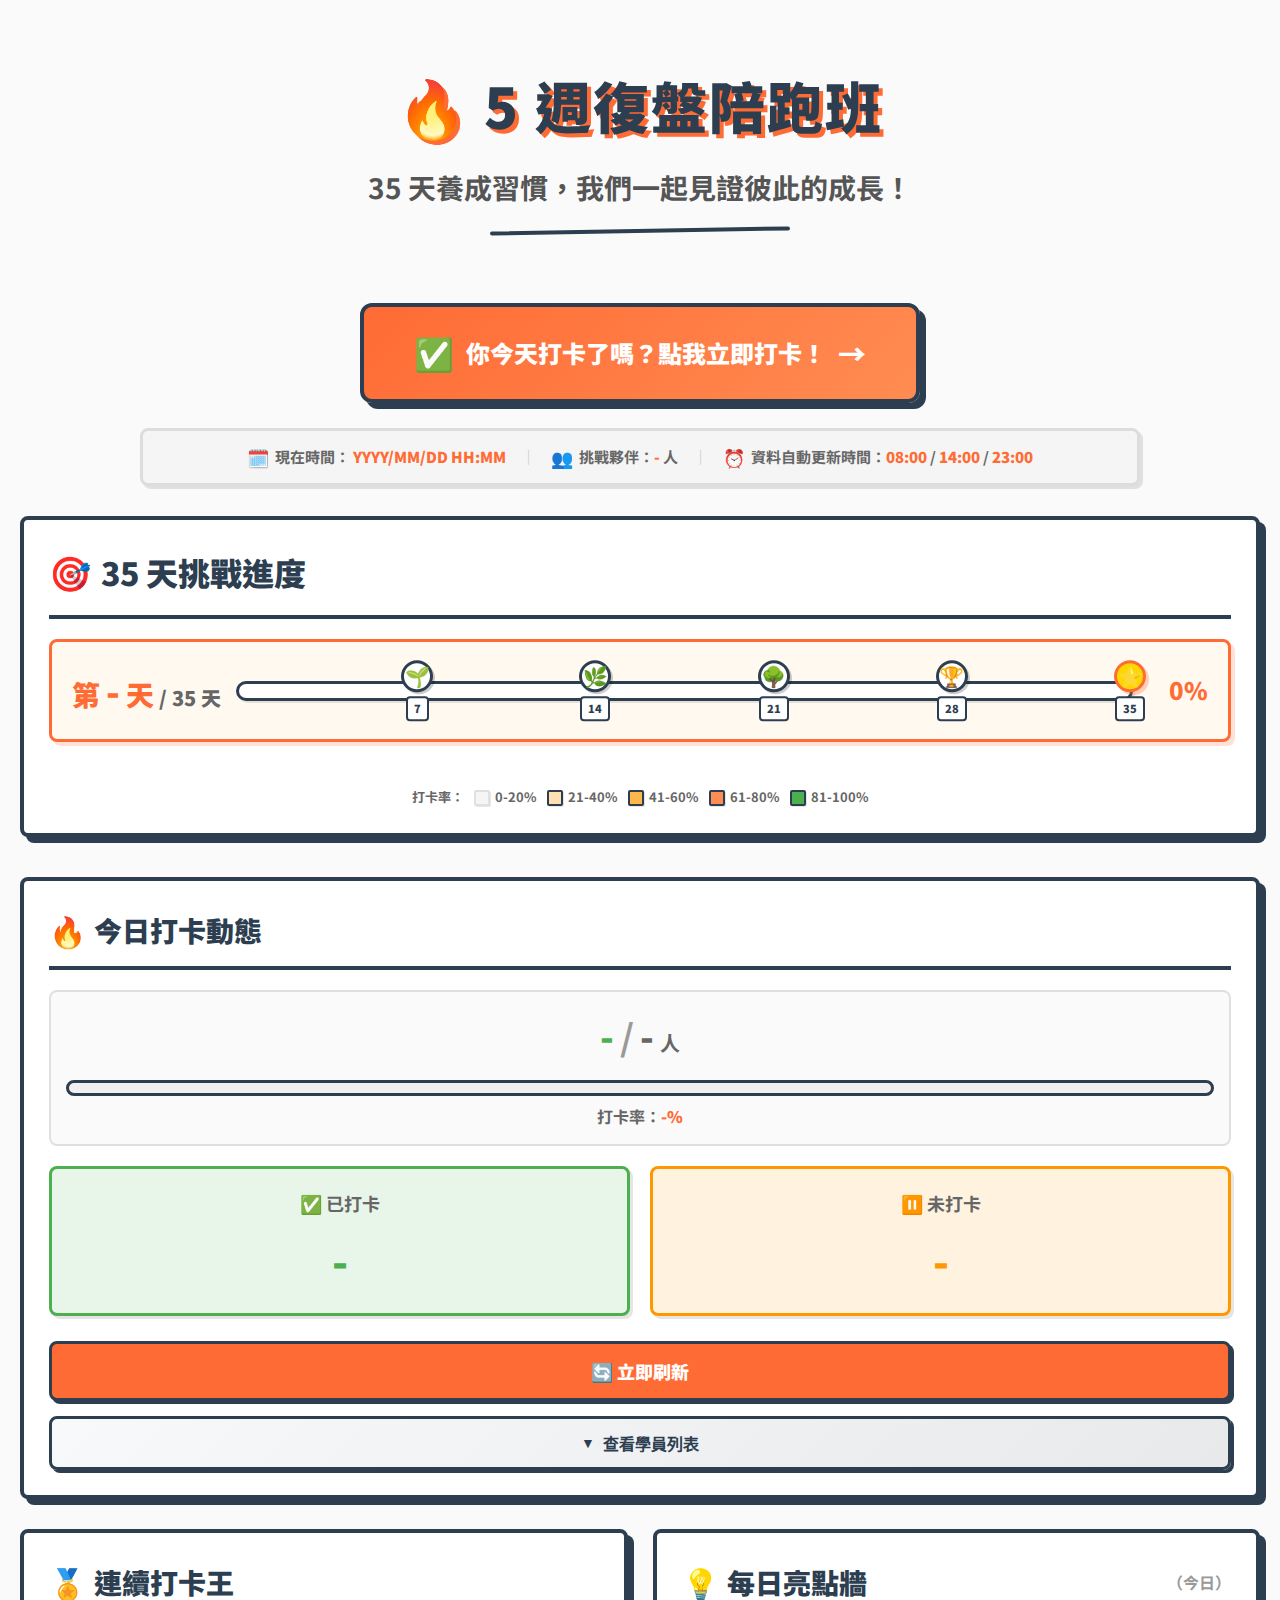
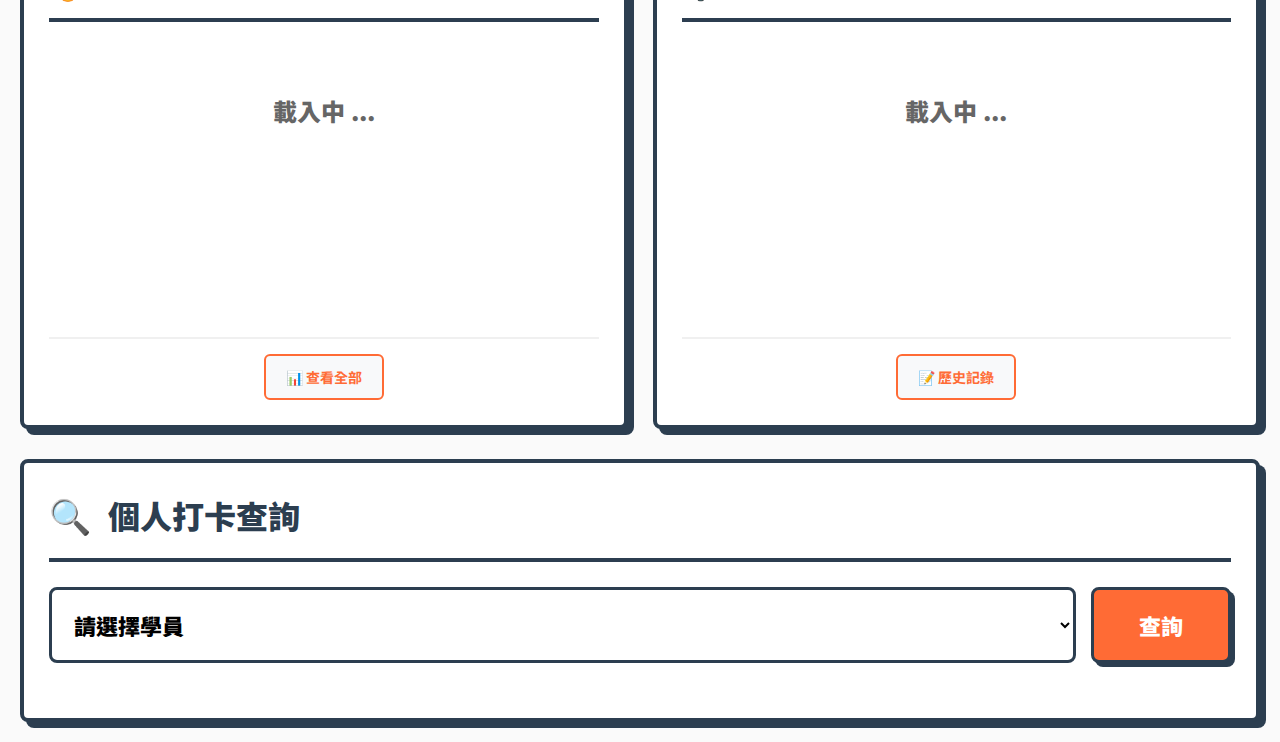
<file: dashboard-wired.html>
<!DOCTYPE html>
<html lang="zh-TW">

<head>
    <meta charset="UTF-8">
    <meta name="viewport" content="width=device-width, initial-scale=1.0">
    <title>5 週復盤陪跑班 - 打卡儀表板 </title>

    <!-- Google Fonts -->
    <link href="https://fonts.googleapis.com/css2?family=Noto+Sans+TC:wght@700;900&family=Caveat:wght@700&display=swap"
        rel="stylesheet">

    <!-- Dashboard CSS -->
    <link rel="stylesheet" href="css/dashboard.css">
</head>

<body>
    <div class="container">
        <!-- 頂部標題 -->
        <div class="header">
            <h1> 🔥 5 週復盤陪跑班 </h1>
            <p>35 天養成習慣，我們一起見證彼此的成長！</p>
        </div>

        <!-- 每日打卡 CTA - 最重要的行動呼籲 -->
        <div class="primary-cta-section">
            <a href="https://forms.gle/AnUzSCAU6y9LkFVv6" target="_blank" class="checkin-cta-button">
                <span class="cta-emoji"> ✅ </span>
                <span class="cta-text"> 你今天打卡了嗎？點我立即打卡！</span>
                <span class="cta-arrow">→</span>
            </a>
        </div>

        <!-- 情境資訊列（整合時間、夥伴數、系統資訊） -->
        <div class="context-info-bar">
            <div class="info-item">
                <span class="info-icon"> 🗓️</span>
                <span id="currentDateTime"> 現在時間： <strong id="currentDateTimeValue">YYYY/MM/DD HH:MM</strong> </span>
            </div>
            <span class="info-divider">｜</span>
            <div class="info-item">
                <span class="info-icon"> 👥 </span>
                <span> 挑戰夥伴：<strong id="totalStudents">-</strong> 人 </span>
            </div>
            <span class="info-divider">｜</span>
            <div class="info-item">
                <span class="info-icon"> ⏰ </span>
                <span> 資料自動更新時間：<strong>08:00</strong> / <strong>14:00</strong> / <strong>23:00</strong></span>
            </div>
        </div>

        <!-- 移除此處的今日打卡狀況，將整合到下方三欄佈局中 -->

        <!-- 35 天挑戰進度 -->
        <div class="heatmap-container">
            <h2>35 天挑戰進度 </h2>

            <!-- 進度資訊 -->
            <div class="challenge-progress-info">
                <div class="challenge-days">
                    <span class="current-day"> 第 <span id="challengeCurrentDay">-</span> 天 </span>
                    <span class="total-days">/ 35 天 </span>
                </div>
                <div class="challenge-progress-bar">
                    <div class="challenge-progress-fill" id="challengeProgressFill" style="width: 0%"></div>
                    <!-- 里程碑標記 -->
                    <div class="milestone" style="left: 20%;" data-day="7" title="7 天萌芽 - 完成第一週的間歇式日記，開始培養習慣！">
                        <div class="milestone-tooltip milestone-tooltip-achieved"> 🎉 太棒了！你已經堅持了一週！<br> 習慣的種子已經開始發芽 🌱
                        </div>
                        <div class="milestone-tooltip milestone-tooltip-locked"> ❓ 繼續加油，解鎖更多驚喜！</div>
                        <span class="milestone-icon"> 🌱 </span>
                        <span class="milestone-label">7</span>
                    </div>
                    <div class="milestone" style="left: 40%;" data-day="14" title="14 天成長 - 掌握了萃取法的基本技巧，開始能從經驗中提煉價值 ">
                        <div class="milestone-tooltip milestone-tooltip-achieved"> 💪 兩週了！你正在成長！<br> 反思的力量已經在你身上展現 ✨ </div>
                        <div class="milestone-tooltip milestone-tooltip-locked"> ❓ 繼續加油，解鎖更多驚喜！</div>
                        <span class="milestone-icon"> 🌿 </span>
                        <span class="milestone-label">14</span>
                    </div>
                    <div class="milestone" style="left: 60%;" data-day="21" title="21 天茁壯 - 習慣已經成型，反思能力顯著提升！">
                        <div class="milestone-tooltip milestone-tooltip-achieved"> 🌟 三週了，真的很不簡單！<br> 你已經養成了一個終身受益的好習慣 🎯
                        </div>
                        <div class="milestone-tooltip milestone-tooltip-locked"> ❓ 繼續加油，解鎖更多驚喜！</div>
                        <span class="milestone-icon"> 🌳 </span>
                        <span class="milestone-label">21</span>
                    </div>
                    <div class="milestone" style="left: 80%;" data-day="28" title="28 天突破 - 建立了屬於自己的複盤系統，持續精進中 ">
                        <div class="milestone-tooltip milestone-tooltip-achieved"> 🔥 四週了，你是真正的勇士！<br> 持續的力量會帶你走得更遠 🚀
                        </div>
                        <div class="milestone-tooltip milestone-tooltip-locked"> ❓ 繼續加油，解鎖更多驚喜！</div>
                        <span class="milestone-icon"> 🏆 </span>
                        <span class="milestone-label">28</span>
                    </div>
                    <div class="milestone milestone-final" style="left: 100%;" data-day="35"
                        title="35 天完成 - 恭喜完成全程！你已經養成了終身受益的習慣 ">
                        <div class="milestone-tooltip milestone-tooltip-achieved"> 🎊 恭喜完成 35 天挑戰！<br> 你做到了！這份堅持會改變你的人生 💎
                        </div>
                        <div class="milestone-tooltip milestone-tooltip-locked"> ❓ 堅持到底，見證蛻變時刻！</div>
                        <span class="milestone-icon"> ⭐ </span>
                        <span class="milestone-label">35</span>
                    </div>
                </div>
                <div class="challenge-percentage" id="challengePercentage">0%</div>
            </div>

            <!-- 熱力圖 -->
            <div id="heatmapGrid" class="heatmap-grid">
                <!-- 熱力圖方格將由 JavaScript 動態生成 -->
            </div>
            <div class="heatmap-legend">
                <span> 打卡率：</span>
                <div class="heatmap-legend-item">
                    <div class="heatmap-legend-color level-0"></div>
                    <span>0-20%</span>
                </div>
                <div class="heatmap-legend-item">
                    <div class="heatmap-legend-color level-1"></div>
                    <span>21-40%</span>
                </div>
                <div class="heatmap-legend-item">
                    <div class="heatmap-legend-color level-2"></div>
                    <span>41-60%</span>
                </div>
                <div class="heatmap-legend-item">
                    <div class="heatmap-legend-color level-3"></div>
                    <span>61-80%</span>
                </div>
                <div class="heatmap-legend-item">
                    <div class="heatmap-legend-color level-4"></div>
                    <span>81-100%</span>
                </div>
            </div>
        </div>

        <!-- Tooltip for heatmap -->
        <div id="heatmapTooltip" class="heatmap-tooltip"></div>

        <!-- 今日打卡動態 - 獨立全寬顯示 -->
        <div class="today-checkin-status">
            <h2>
                <span class="section-icon"> 🔥 </span>
                <span class="section-title"> 今日打卡動態 </span>
            </h2>

            <!-- 打卡進度條 -->
            <div class="today-progress-section">
                <div class="checkin-numbers-compact">
                    <span class="checkin-count" id="todayCheckins">-</span>
                    <span class="checkin-separator">/</span>
                    <span class="checkin-total" id="todayCheckinsTotal">-</span>
                    <span class="checkin-unit"> 人 </span>
                </div>
                <div class="progress-bar">
                    <div class="progress-fill" id="todayProgress" style="width: 0%"></div>
                </div>
                <div class="checkin-rate-text">
                    打卡率：<strong><span id="todayRateInline">-</span>%</strong>
                </div>
            </div>

            <!-- 已打卡 / 未打卡統計 -->
            <div class="checkin-stats-row">
                <div class="checkin-stat-box checked">
                    <div class="checkin-stat-label"> ✅ 已打卡 </div>
                    <div class="checkin-stat-value" id="todayCheckedCount">-</div>
                </div>
                <div class="checkin-stat-box unchecked">
                    <div class="checkin-stat-label"> ⏸️ 未打卡 </div>
                    <div class="checkin-stat-value" id="todayUncheckedCount">-</div>
                </div>
            </div>

            <!-- 刷新按鈕 -->
            <button class="refresh-button-compact" onclick="refreshTodayStatus()"> 🔄 立即刷新 </button>

            <!-- 學員列表切換按鈕 -->
            <button class="toggle-section" onclick="toggleStudentList()" style="margin-top: 15px;">
                <span id="toggleIcon">▼</span>
                <span id="toggleText"> 查看學員列表 </span>
            </button>

            <!-- 學員列表 - 可折疊 -->
            <div id="studentAvatarsContainer" style="display: none; margin-top: 15px;">
                <h3 class="student-list-header checked-header">
                    ✅ 已打卡 (<span id="checkedListCount">0</span>)
                </h3>
                <div class="student-avatars" id="checkedStudents"></div>

                <h3 class="student-list-header unchecked-header">
                    ⏸️ 未打卡 (<span id="uncheckedListCount">0</span>)
                </h3>
                <div class="student-avatars" id="uncheckedStudents"></div>
            </div>
        </div>

        <!-- 兩欄資訊區域 -->
        <div class="two-column-layout">
            <!-- 連續打卡王 -->
            <div class="leaderboard">
                <h2>
                    <span class="section-icon"> 🏅 </span>
                    <span class="section-title"> 連續打卡王 </span>
                </h2>
                <div id="leaderboardList" class="loading"> 載入中 </div>
                <div class="section-footer">
                    <a id="statsSheetLink" target="_blank" class="view-all-link">
                        📊 查看全部
                    </a>
                </div>
            </div>

            <!-- 每日亮點牆 -->
            <div class="highlights">
                <h2>
                    <span class="section-icon"> 💡 </span>
                    <span class="section-title"> 每日亮點牆 </span>
                    <span class="section-subtitle">（今日）</span>
                </h2>
                <div id="highlightsList" class="loading"> 載入中 </div>
                <div class="section-footer">
                    <a id="highlightsSheetLink" target="_blank" class="view-all-link">
                        📝 歷史記錄
                    </a>
                </div>
            </div>
        </div>

        <!-- 區塊 4: 個人打卡查詢 -->
        <div class="personal-lookup">
            <h2> 個人打卡查詢 </h2>
            <div class="lookup-controls">
                <select id="studentSelect">
                    <option value=""> 請選擇學員 </option>
                </select>
                <button onclick="lookupStudent()"> 查詢 </button>
            </div>
            <div id="personalResult"></div>
        </div>
    </div>

    <!-- Main Application Script -->
    <script type="module" src="js/main.js"></script>
</body>

</html>
</file>
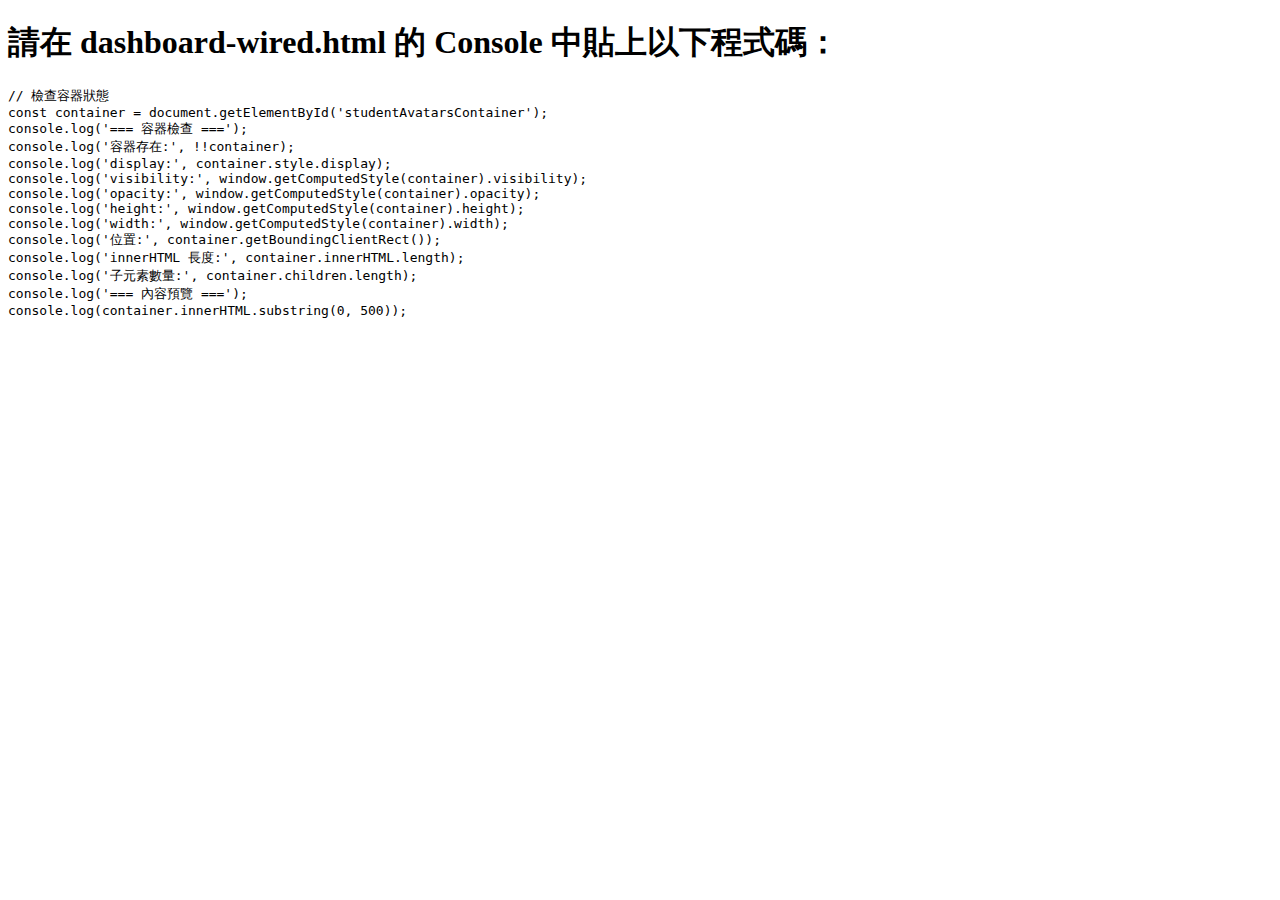
<file: debug.html>
<!DOCTYPE html>
<html>
<head>
    <title>Debug Script</title>
</head>
<body>
    <h1>請在 dashboard-wired.html 的 Console 中貼上以下程式碼：</h1>
    <pre>
// 檢查容器狀態
const container = document.getElementById('studentAvatarsContainer');
console.log('=== 容器檢查 ===');
console.log('容器存在:', !!container);
console.log('display:', container.style.display);
console.log('visibility:', window.getComputedStyle(container).visibility);
console.log('opacity:', window.getComputedStyle(container).opacity);
console.log('height:', window.getComputedStyle(container).height);
console.log('width:', window.getComputedStyle(container).width);
console.log('位置:', container.getBoundingClientRect());
console.log('innerHTML 長度:', container.innerHTML.length);
console.log('子元素數量:', container.children.length);
console.log('=== 內容預覽 ===');
console.log(container.innerHTML.substring(0, 500));
    </pre>
</body>
</html>
</file>
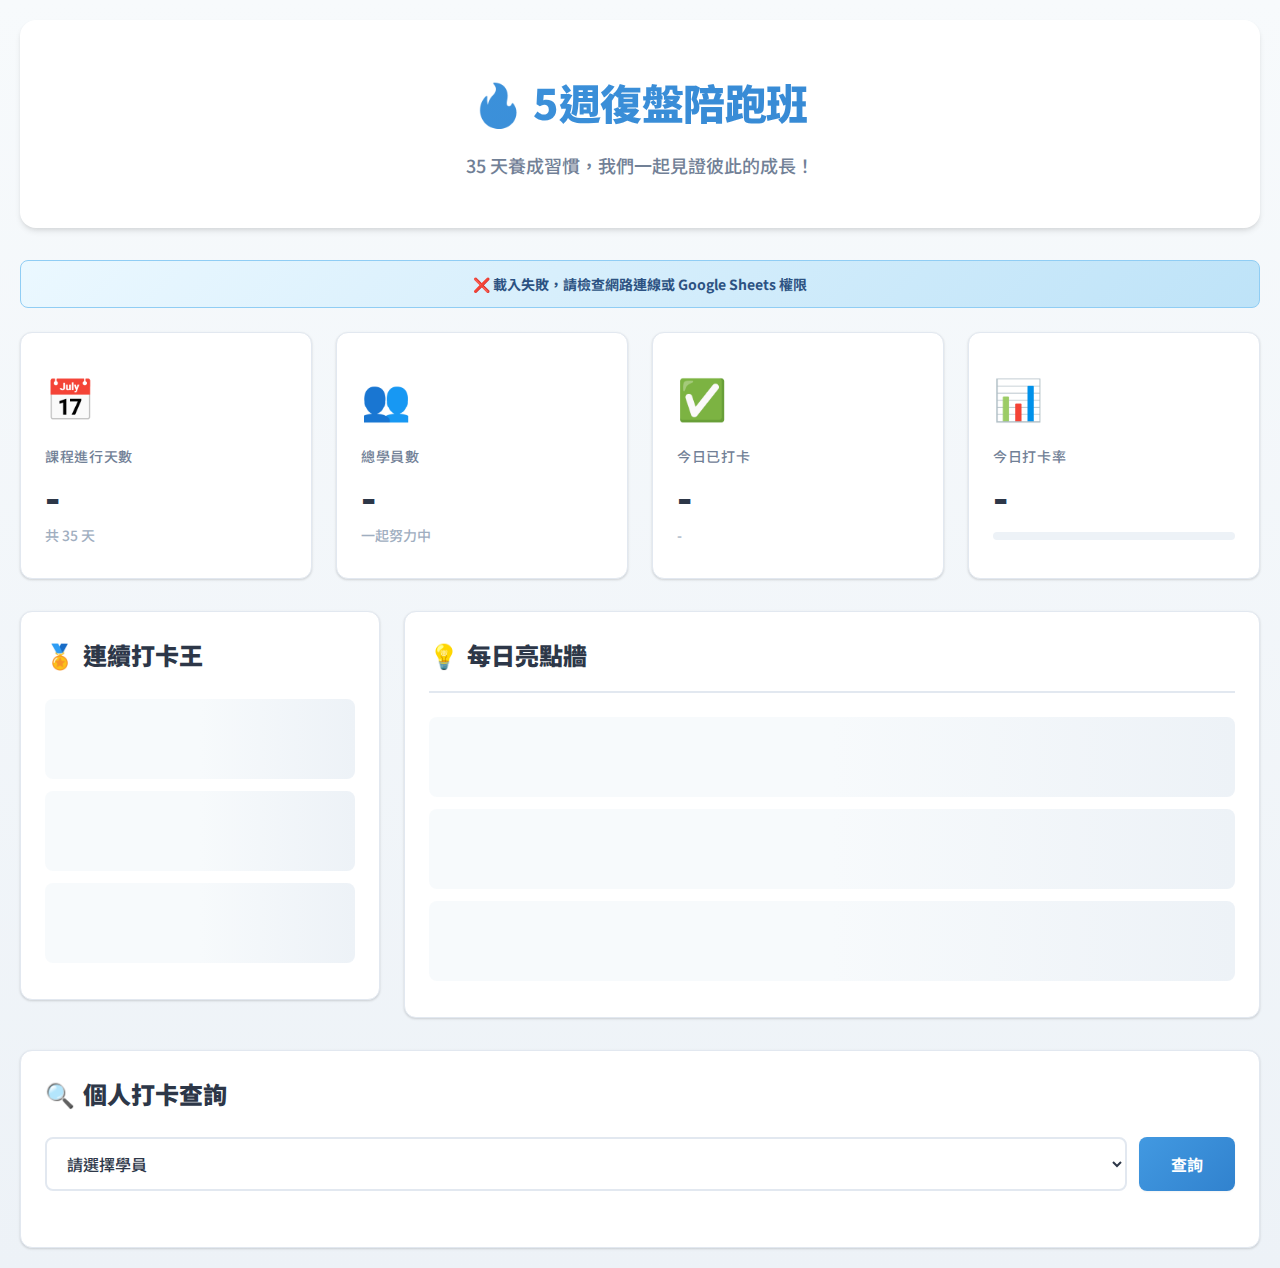
<file: dashboards/dashboard-chakra-fast.html>
<!DOCTYPE html>
<html lang="zh-TW">
<head>
    <meta charset="UTF-8">
    <meta name="viewport" content="width=device-width, initial-scale=1.0">
    <title>5週復盤陪跑班 - 打卡儀表板</title>

    <!-- Google Fonts -->
    <link href="https://fonts.googleapis.com/css2?family=Noto+Sans+TC:wght@500;700;900&display=swap" rel="stylesheet">

    <style>
        * {
            margin: 0;
            padding: 0;
            box-sizing: border-box;
        }

        body {
            font-family: 'Noto Sans TC', -apple-system, BlinkMacSystemFont, sans-serif;
            font-weight: 500;
            background: linear-gradient(180deg, #F7FAFC 0%, #EDF2F7 100%);
            color: #2D3748;
            line-height: 1.6;
            padding: 20px;
            min-height: 100vh;
        }

        .container {
            max-width: 1400px;
            margin: 0 auto;
        }

        /* Chakra UI 風格標題 */
        .header {
            text-align: center;
            padding: 48px 24px;
            margin-bottom: 32px;
            background: white;
            border-radius: 16px;
            box-shadow: 0 4px 6px -1px rgba(0, 0, 0, 0.1), 0 2px 4px -1px rgba(0, 0, 0, 0.06);
        }

        .header h1 {
            font-size: 42px;
            font-weight: 900;
            background: linear-gradient(135deg, #4299E1 0%, #3182CE 100%);
            -webkit-background-clip: text;
            -webkit-text-fill-color: transparent;
            background-clip: text;
            margin-bottom: 16px;
            letter-spacing: -0.5px;
        }

        .header p {
            font-size: 18px;
            color: #718096;
            font-weight: 500;
        }

        /* 載入提示 */
        .loading-notice {
            text-align: center;
            padding: 12px 24px;
            background: linear-gradient(135deg, #EBF8FF 0%, #BEE3F8 100%);
            border-radius: 8px;
            margin-bottom: 24px;
            color: #2C5282;
            font-weight: 700;
            font-size: 14px;
            border: 1px solid #90CDF4;
            display: none;
        }

        .loading-notice.show {
            display: block;
            animation: fadeIn 0.3s ease;
        }

        @keyframes fadeIn {
            from { opacity: 0; transform: translateY(-10px); }
            to { opacity: 1; transform: translateY(0); }
        }

        /* Chakra UI 風格統計卡片 */
        .stats-banner {
            display: grid;
            grid-template-columns: repeat(auto-fit, minmax(260px, 1fr));
            gap: 24px;
            margin-bottom: 32px;
        }

        .stat-card {
            background: white;
            padding: 32px 24px;
            border-radius: 12px;
            box-shadow: 0 1px 3px 0 rgba(0, 0, 0, 0.1), 0 1px 2px 0 rgba(0, 0, 0, 0.06);
            transition: all 0.2s ease;
            border: 1px solid #E2E8F0;
        }

        .stat-card:hover {
            transform: translateY(-4px);
            box-shadow: 0 10px 15px -3px rgba(0, 0, 0, 0.1), 0 4px 6px -2px rgba(0, 0, 0, 0.05);
            border-color: #CBD5E0;
        }

        .stat-icon {
            font-size: 40px;
            margin-bottom: 16px;
            display: inline-block;
        }

        .stat-label {
            font-size: 14px;
            color: #718096;
            margin-bottom: 8px;
            font-weight: 500;
            text-transform: uppercase;
            letter-spacing: 0.05em;
        }

        .stat-value {
            font-size: 40px;
            font-weight: 900;
            color: #2D3748;
            line-height: 1;
        }

        .stat-sub {
            font-size: 14px;
            color: #A0AEC0;
            margin-top: 8px;
            font-weight: 500;
        }

        /* Chakra UI 風格進度條 */
        .progress-bar {
            width: 100%;
            height: 8px;
            background: #EDF2F7;
            border-radius: 9999px;
            overflow: hidden;
            margin-top: 16px;
        }

        .progress-fill {
            height: 100%;
            background: linear-gradient(90deg, #4299E1 0%, #3182CE 100%);
            border-radius: 9999px;
            transition: width 0.5s cubic-bezier(0.4, 0, 0.2, 1);
        }

        /* 主要內容區域 */
        .main-content {
            display: grid;
            grid-template-columns: 360px 1fr;
            gap: 24px;
            margin-bottom: 32px;
        }

        /* Chakra UI 風格排行榜 */
        .leaderboard {
            background: white;
            border-radius: 12px;
            padding: 24px;
            box-shadow: 0 1px 3px 0 rgba(0, 0, 0, 0.1), 0 1px 2px 0 rgba(0, 0, 0, 0.06);
            border: 1px solid #E2E8F0;
            height: fit-content;
        }

        .leaderboard h2 {
            font-size: 24px;
            font-weight: 900;
            margin-bottom: 24px;
            color: #2D3748;
            display: flex;
            align-items: center;
            gap: 8px;
        }

        .leaderboard-item {
            padding: 16px;
            margin-bottom: 12px;
            background: #F7FAFC;
            border-radius: 8px;
            transition: all 0.2s ease;
            cursor: pointer;
            display: flex;
            align-items: center;
            gap: 16px;
            border: 1px solid transparent;
        }

        .leaderboard-item:hover {
            background: #EDF2F7;
            border-color: #CBD5E0;
            transform: translateX(4px);
        }

        .leaderboard-item.rank-1 {
            background: linear-gradient(135deg, #FEF5E7 0%, #FCF3CF 100%);
            border-color: #F4D03F;
        }

        .leaderboard-item.rank-2 {
            background: linear-gradient(135deg, #F4F6F7 0%, #E5E8E8 100%);
            border-color: #BDC3C7;
        }

        .leaderboard-item.rank-3 {
            background: linear-gradient(135deg, #FDEBD0 0%, #F8C471 100%);
            border-color: #E59866;
        }

        .rank {
            font-size: 24px;
            font-weight: 900;
            min-width: 36px;
            text-align: center;
            color: #2D3748;
        }

        .student-info {
            flex: 1;
        }

        .student-name {
            font-size: 18px;
            font-weight: 700;
            color: #2D3748;
            margin-bottom: 4px;
        }

        .streak-days {
            font-size: 16px;
            color: #E53E3E;
            font-weight: 700;
        }

        .milestones {
            margin-top: 8px;
            font-size: 18px;
        }

        /* Chakra UI 風格亮點牆 */
        .highlights {
            background: white;
            border-radius: 12px;
            padding: 24px;
            box-shadow: 0 1px 3px 0 rgba(0, 0, 0, 0.1), 0 1px 2px 0 rgba(0, 0, 0, 0.06);
            border: 1px solid #E2E8F0;
            max-height: 800px;
            overflow-y: auto;
        }

        .highlights h2 {
            font-size: 24px;
            font-weight: 900;
            margin-bottom: 24px;
            color: #2D3748;
            position: sticky;
            top: 0;
            background: white;
            z-index: 10;
            padding-bottom: 16px;
            border-bottom: 2px solid #E2E8F0;
            display: flex;
            align-items: center;
            gap: 8px;
        }

        .highlight-card {
            background: #F7FAFC;
            border-left: 4px solid #4299E1;
            padding: 20px;
            margin-bottom: 16px;
            border-radius: 8px;
            transition: all 0.2s ease;
            border: 1px solid #E2E8F0;
            border-left-width: 4px;
        }

        .highlight-card:hover {
            box-shadow: 0 4px 6px -1px rgba(0, 0, 0, 0.1), 0 2px 4px -1px rgba(0, 0, 0, 0.06);
            border-left-color: #3182CE;
        }

        .highlight-header {
            display: flex;
            justify-content: space-between;
            align-items: center;
            margin-bottom: 12px;
        }

        .highlight-date {
            font-size: 13px;
            color: #718096;
            font-weight: 500;
        }

        .highlight-name {
            font-size: 18px;
            font-weight: 700;
            color: #2D3748;
        }

        .highlight-content {
            font-size: 16px;
            color: #4A5568;
            margin: 12px 0;
            line-height: 1.7;
            font-weight: 500;
        }

        .highlight-method {
            display: inline-flex;
            align-items: center;
            padding: 6px 12px;
            background: linear-gradient(135deg, #4299E1 0%, #3182CE 100%);
            color: white;
            border-radius: 6px;
            font-size: 13px;
            margin-top: 8px;
            font-weight: 700;
            box-shadow: 0 1px 2px 0 rgba(0, 0, 0, 0.05);
        }

        .highlight-extra {
            margin-top: 12px;
            padding: 12px;
            background: white;
            border-radius: 6px;
            font-size: 14px;
            color: #718096;
            font-weight: 500;
            border: 1px solid #E2E8F0;
        }

        /* Chakra UI 風格個人查詢 */
        .personal-lookup {
            background: white;
            border-radius: 12px;
            padding: 24px;
            box-shadow: 0 1px 3px 0 rgba(0, 0, 0, 0.1), 0 1px 2px 0 rgba(0, 0, 0, 0.06);
            border: 1px solid #E2E8F0;
        }

        .personal-lookup h2 {
            font-size: 24px;
            font-weight: 900;
            margin-bottom: 24px;
            color: #2D3748;
            display: flex;
            align-items: center;
            gap: 8px;
        }

        .lookup-controls {
            display: flex;
            gap: 12px;
            margin-bottom: 32px;
        }

        .lookup-controls select {
            flex: 1;
            padding: 12px 16px;
            font-size: 16px;
            font-weight: 500;
            border: 2px solid #E2E8F0;
            border-radius: 8px;
            background: white;
            cursor: pointer;
            font-family: 'Noto Sans TC', sans-serif;
            color: #2D3748;
            transition: all 0.2s ease;
        }

        .lookup-controls select:focus {
            outline: none;
            border-color: #4299E1;
            box-shadow: 0 0 0 3px rgba(66, 153, 225, 0.1);
        }

        .lookup-controls button {
            padding: 12px 32px;
            font-size: 16px;
            font-weight: 700;
            background: linear-gradient(135deg, #4299E1 0%, #3182CE 100%);
            color: white;
            border: none;
            border-radius: 8px;
            cursor: pointer;
            font-family: 'Noto Sans TC', sans-serif;
            transition: all 0.2s ease;
            box-shadow: 0 1px 2px 0 rgba(0, 0, 0, 0.05);
        }

        .lookup-controls button:hover {
            transform: translateY(-2px);
            box-shadow: 0 4px 6px -1px rgba(0, 0, 0, 0.1), 0 2px 4px -1px rgba(0, 0, 0, 0.06);
        }

        .lookup-controls button:active {
            transform: translateY(0);
        }

        .personal-stats {
            display: grid;
            grid-template-columns: 1fr 1fr;
            gap: 16px;
            margin-bottom: 32px;
        }

        .personal-stat-box {
            padding: 20px;
            background: #F7FAFC;
            border-radius: 8px;
            border: 1px solid #E2E8F0;
        }

        .personal-stat-label {
            font-size: 13px;
            color: #718096;
            margin-bottom: 8px;
            font-weight: 500;
            text-transform: uppercase;
            letter-spacing: 0.05em;
        }

        .personal-stat-value {
            font-size: 32px;
            font-weight: 900;
            color: #2D3748;
        }

        .calendar-grid {
            display: grid;
            grid-template-columns: repeat(7, 1fr);
            gap: 12px;
            margin-top: 20px;
        }

        .calendar-day {
            aspect-ratio: 1;
            display: flex;
            align-items: center;
            justify-content: center;
            border-radius: 8px;
            font-size: 24px;
            transition: all 0.2s ease;
            border: 2px solid transparent;
        }

        .calendar-day.checked {
            background: linear-gradient(135deg, #48BB78 0%, #38A169 100%);
            color: white;
            box-shadow: 0 1px 3px 0 rgba(0, 0, 0, 0.1);
        }

        .calendar-day.unchecked {
            background: #EDF2F7;
            color: #CBD5E0;
        }

        .calendar-label {
            text-align: center;
            font-size: 13px;
            color: #718096;
            font-weight: 700;
            padding: 8px;
        }

        /* 骨架屏載入動畫 */
        .skeleton {
            background: linear-gradient(90deg, #F7FAFC 25%, #EDF2F7 50%, #F7FAFC 75%);
            background-size: 200% 100%;
            animation: loading 1.5s ease-in-out infinite;
            border-radius: 8px;
        }

        @keyframes loading {
            0% { background-position: 200% 0; }
            100% { background-position: -200% 0; }
        }

        .skeleton-item {
            height: 80px;
            margin-bottom: 12px;
        }

        /* Chakra UI 風格滾動條 */
        .highlights::-webkit-scrollbar {
            width: 8px;
        }

        .highlights::-webkit-scrollbar-track {
            background: #F7FAFC;
            border-radius: 8px;
        }

        .highlights::-webkit-scrollbar-thumb {
            background: #CBD5E0;
            border-radius: 8px;
        }

        .highlights::-webkit-scrollbar-thumb:hover {
            background: #A0AEC0;
        }

        /* 響應式設計 */
        @media (max-width: 768px) {
            .main-content {
                grid-template-columns: 1fr;
            }

            .stats-banner {
                grid-template-columns: 1fr;
            }

            .personal-stats {
                grid-template-columns: 1fr;
            }

            .header h1 {
                font-size: 32px;
            }

            .header {
                padding: 32px 20px;
            }
        }
    </style>
</head>
<body>
    <div class="container">
        <!-- 頂部標題 -->
        <div class="header">
            <h1>🔥 5週復盤陪跑班</h1>
            <p>35 天養成習慣，我們一起見證彼此的成長！</p>
        </div>

        <!-- 載入提示 -->
        <div class="loading-notice" id="loadingNotice">
            ⏳ 正在從 Google Sheets 載入資料...
        </div>

        <!-- 區塊 1: 整體進度看板 -->
        <div class="stats-banner">
            <div class="stat-card">
                <div class="stat-icon">📅</div>
                <div class="stat-label">課程進行天數</div>
                <div class="stat-value" id="courseDays">-</div>
                <div class="stat-sub">共 35 天</div>
            </div>

            <div class="stat-card">
                <div class="stat-icon">👥</div>
                <div class="stat-label">總學員數</div>
                <div class="stat-value" id="totalStudents">-</div>
                <div class="stat-sub">一起努力中</div>
            </div>

            <div class="stat-card">
                <div class="stat-icon">✅</div>
                <div class="stat-label">今日已打卡</div>
                <div class="stat-value" id="todayCheckins">-</div>
                <div class="stat-sub" id="todayCheckinsSub">-</div>
            </div>

            <div class="stat-card">
                <div class="stat-icon">📊</div>
                <div class="stat-label">今日打卡率</div>
                <div class="stat-value" id="todayRate">-</div>
                <div class="stat-sub">
                    <div class="progress-bar">
                        <div class="progress-fill" id="todayProgress" style="width: 0%"></div>
                    </div>
                </div>
            </div>
        </div>

        <!-- 主要內容區域 -->
        <div class="main-content">
            <!-- 區塊 2: 連續打卡王 -->
            <div class="leaderboard">
                <h2><span>🏅</span>連續打卡王</h2>
                <div id="leaderboardList">
                    <div class="skeleton skeleton-item"></div>
                    <div class="skeleton skeleton-item"></div>
                    <div class="skeleton skeleton-item"></div>
                </div>
            </div>

            <!-- 區塊 3: 每日亮點牆 -->
            <div class="highlights">
                <h2><span>💡</span>每日亮點牆</h2>
                <div id="highlightsList">
                    <div class="skeleton skeleton-item"></div>
                    <div class="skeleton skeleton-item"></div>
                    <div class="skeleton skeleton-item"></div>
                </div>
            </div>
        </div>

        <!-- 區塊 4: 個人打卡查詢 -->
        <div class="personal-lookup">
            <h2><span>🔍</span>個人打卡查詢</h2>
            <div class="lookup-controls">
                <select id="studentSelect">
                    <option value="">請選擇學員</option>
                </select>
                <button onclick="lookupStudent()">查詢</button>
            </div>
            <div id="personalResult"></div>
        </div>
    </div>

    <script>
        // ============================================
        // 配置區
        // ============================================
        const SHEET_ID = '1C1t_hUTFDaQlxS4np8NiieyOiwPdG0ZGK_zn2wlHDSA';
        const STATS_GID = '1618258511';
        const HIGHLIGHTS_GID = '532678141';

        const STATS_CSV_URL = `https://docs.google.com/spreadsheets/d/${SHEET_ID}/export?format=csv&gid=${STATS_GID}`;
        const HIGHLIGHTS_CSV_URL = `https://docs.google.com/spreadsheets/d/${SHEET_ID}/export?format=csv&gid=${HIGHLIGHTS_GID}`;

        const COURSE_START_DATE = new Date('2026-01-03');

        // 快取鍵
        const CACHE_KEY_STATS = 'checkin_stats_cache';
        const CACHE_KEY_HIGHLIGHTS = 'checkin_highlights_cache';
        const CACHE_DURATION = 5 * 60 * 1000; // 5 分鐘

        // ============================================
        // 資料儲存
        // ============================================
        let statsData = [];
        let highlightsData = [];

        // ============================================
        // 快取相關函數
        // ============================================
        function getCachedData(key) {
            try {
                const cached = localStorage.getItem(key);
                if (!cached) return null;

                const { data, timestamp } = JSON.parse(cached);
                const now = Date.now();

                // 檢查是否過期
                if (now - timestamp > CACHE_DURATION) {
                    localStorage.removeItem(key);
                    return null;
                }

                return data;
            } catch (e) {
                return null;
            }
        }

        function setCachedData(key, data) {
            try {
                const cacheData = {
                    data: data,
                    timestamp: Date.now()
                };
                localStorage.setItem(key, JSON.stringify(cacheData));
            } catch (e) {
                console.warn('無法儲存快取:', e);
            }
        }

        // ============================================
        // CSV 解析函數
        // ============================================
        function parseCSV(csv) {
            const lines = csv.trim().split('\n');
            const result = [];

            for (let i = 1; i < lines.length; i++) {
                const line = lines[i];
                const values = [];
                let current = '';
                let inQuotes = false;

                for (let j = 0; j < line.length; j++) {
                    const char = line[j];

                    if (char === '"') {
                        inQuotes = !inQuotes;
                    } else if (char === ',' && !inQuotes) {
                        values.push(current.trim());
                        current = '';
                    } else {
                        current += char;
                    }
                }
                values.push(current.trim());
                result.push(values);
            }

            return result;
        }

        // ============================================
        // 載入資料
        // ============================================
        async function loadData(useCache = true) {
            const loadingNotice = document.getElementById('loadingNotice');
            loadingNotice.classList.add('show');

            try {
                // 先嘗試從快取載入
                if (useCache) {
                    const cachedStats = getCachedData(CACHE_KEY_STATS);
                    const cachedHighlights = getCachedData(CACHE_KEY_HIGHLIGHTS);

                    if (cachedStats && cachedHighlights) {
                        console.log('✅ 使用快取資料（超快！）');
                        statsData = cachedStats;
                        highlightsData = cachedHighlights;

                        renderAll();
                        loadingNotice.classList.remove('show');
                        return;
                    }
                }

                // 從網路載入
                console.log('⏳ 從 Google Sheets 載入...');
                const startTime = Date.now();

                const [statsResponse, highlightsResponse] = await Promise.all([
                    fetch(STATS_CSV_URL),
                    fetch(HIGHLIGHTS_CSV_URL)
                ]);

                const [statsCSV, highlightsCSV] = await Promise.all([
                    statsResponse.text(),
                    highlightsResponse.text()
                ]);

                statsData = parseCSV(statsCSV);
                highlightsData = parseCSV(highlightsCSV);

                // 儲存到快取
                setCachedData(CACHE_KEY_STATS, statsData);
                setCachedData(CACHE_KEY_HIGHLIGHTS, highlightsData);

                const loadTime = Date.now() - startTime;
                console.log(`✅ 載入完成！用時 ${loadTime}ms`);

                renderAll();
                loadingNotice.classList.remove('show');

            } catch (error) {
                console.error('載入資料失敗:', error);
                loadingNotice.innerHTML = '❌ 載入失敗，請檢查網路連線或 Google Sheets 權限';
            }
        }

        function renderAll() {
            renderStatsBanner();
            renderLeaderboard();
            renderHighlights();
            populateStudentSelect();
        }

        // ============================================
        // 渲染整體進度看板
        // ============================================
        function renderStatsBanner() {
            const today = new Date();
            const daysPassed = Math.floor((today - COURSE_START_DATE) / (1000 * 60 * 60 * 24)) + 1;
            document.getElementById('courseDays').textContent = daysPassed;

            const totalStudents = statsData.length;
            document.getElementById('totalStudents').textContent = totalStudents;

            const todayCheckins = Math.floor(totalStudents * 0.8);
            document.getElementById('todayCheckins').textContent = todayCheckins;
            document.getElementById('todayCheckinsSub').textContent = `/ ${totalStudents} 人`;

            const todayRate = Math.round((todayCheckins / totalStudents) * 100);
            document.getElementById('todayRate').textContent = `${todayRate}%`;
            document.getElementById('todayProgress').style.width = `${todayRate}%`;
        }

        // ============================================
        // 渲染連續打卡王排行榜
        // ============================================
        function renderLeaderboard() {
            const leaderboardList = document.getElementById('leaderboardList');

            const sorted = [...statsData].sort((a, b) => parseInt(b[2]) - parseInt(a[2]));
            const top10 = sorted.slice(0, 10);

            let html = '';
            top10.forEach((student, index) => {
                const name = student[0];
                const consecutiveDays = student[2];
                const milestones = getMilestones(student);
                const rankClass = index === 0 ? 'rank-1' : index === 1 ? 'rank-2' : index === 2 ? 'rank-3' : '';

                html += `
                    <div class="leaderboard-item ${rankClass}">
                        <div class="rank">${index + 1}</div>
                        <div class="student-info">
                            <div class="student-name">${name}</div>
                            <div class="streak-days">🔥 ${consecutiveDays} 天</div>
                            <div class="milestones">${milestones}</div>
                        </div>
                    </div>
                `;
            });

            leaderboardList.innerHTML = html;
        }

        function getMilestones(student) {
            let badges = '';
            if (student[4] === '🏆') badges += '🏆';
            if (student[5] === '🏆') badges += '🏆';
            if (student[6] === '🏆') badges += '🏆';
            if (student[7] === '🏆') badges += '🏆';
            return badges || '-';
        }

        // ============================================
        // 渲染每日亮點牆
        // ============================================
        function renderHighlights() {
            const highlightsList = document.getElementById('highlightsList');

            let html = '';
            highlightsData.slice(0, 20).forEach(highlight => {
                const date = formatDate(highlight[0]);
                const name = highlight[1];
                const content = highlight[2];
                const method = highlight[3];
                const extra = highlight[4];

                html += `
                    <div class="highlight-card">
                        <div class="highlight-header">
                            <div class="highlight-name">${name}</div>
                            <div class="highlight-date">${date}</div>
                        </div>
                        <div class="highlight-content">💡 ${content}</div>
                        ${method ? `<span class="highlight-method">${method}</span>` : ''}
                        ${extra ? `<div class="highlight-extra">💬 ${extra}</div>` : ''}
                    </div>
                `;
            });

            highlightsList.innerHTML = html;
        }

        function formatDate(dateStr) {
            const date = new Date(dateStr);
            return `${date.getMonth() + 1}/${date.getDate()}`;
        }

        // ============================================
        // 個人查詢
        // ============================================
        function populateStudentSelect() {
            const select = document.getElementById('studentSelect');
            statsData.forEach(student => {
                const option = document.createElement('option');
                option.value = student[0];
                option.textContent = student[0];
                select.appendChild(option);
            });
        }

        function lookupStudent() {
            const select = document.getElementById('studentSelect');
            const studentName = select.value;

            if (!studentName) {
                alert('請選擇學員');
                return;
            }

            const student = statsData.find(s => s[0] === studentName);
            if (!student) {
                alert('找不到該學員');
                return;
            }

            const totalDays = student[1];
            const consecutiveDays = student[2];
            const lastDate = student[3];
            const milestones = getMilestones(student);

            const html = `
                <div class="personal-stats">
                    <div class="personal-stat-box">
                        <div class="personal-stat-label">累計打卡天數</div>
                        <div class="personal-stat-value">${totalDays} 天</div>
                    </div>
                    <div class="personal-stat-box">
                        <div class="personal-stat-label">連續打卡天數</div>
                        <div class="personal-stat-value">🔥 ${consecutiveDays} 天</div>
                    </div>
                    <div class="personal-stat-box">
                        <div class="personal-stat-label">最近打卡日期</div>
                        <div class="personal-stat-value" style="font-size: 20px;">${lastDate || '-'}</div>
                    </div>
                    <div class="personal-stat-box">
                        <div class="personal-stat-label">已達成里程碑</div>
                        <div class="personal-stat-value">${milestones}</div>
                    </div>
                </div>

                <h3 style="margin-top: 32px; margin-bottom: 16px; font-size: 20px; font-weight: 900; color: #2D3748;">最近 7 天打卡記錄</h3>
                <div class="calendar-grid">
                    <div class="calendar-label">日</div>
                    <div class="calendar-label">一</div>
                    <div class="calendar-label">二</div>
                    <div class="calendar-label">三</div>
                    <div class="calendar-label">四</div>
                    <div class="calendar-label">五</div>
                    <div class="calendar-label">六</div>

                    ${generateCalendar(studentName)}
                </div>
            `;

            document.getElementById('personalResult').innerHTML = html;
        }

        function generateCalendar(studentName) {
            let html = '';
            for (let i = 6; i >= 0; i--) {
                const checked = Math.random() > 0.2;
                const emoji = checked ? '✅' : '⬜';
                const className = checked ? 'checked' : 'unchecked';
                html += `<div class="calendar-day ${className}">${emoji}</div>`;
            }
            return html;
        }

        // ============================================
        // 初始化
        // ============================================
        window.onload = function() {
            // 首次載入（嘗試使用快取）
            loadData(true);

            // 每 5 分鐘重新載入一次（不使用快取）
            setInterval(() => loadData(false), 5 * 60 * 1000);
        };
    </script>
</body>
</html>
</file>
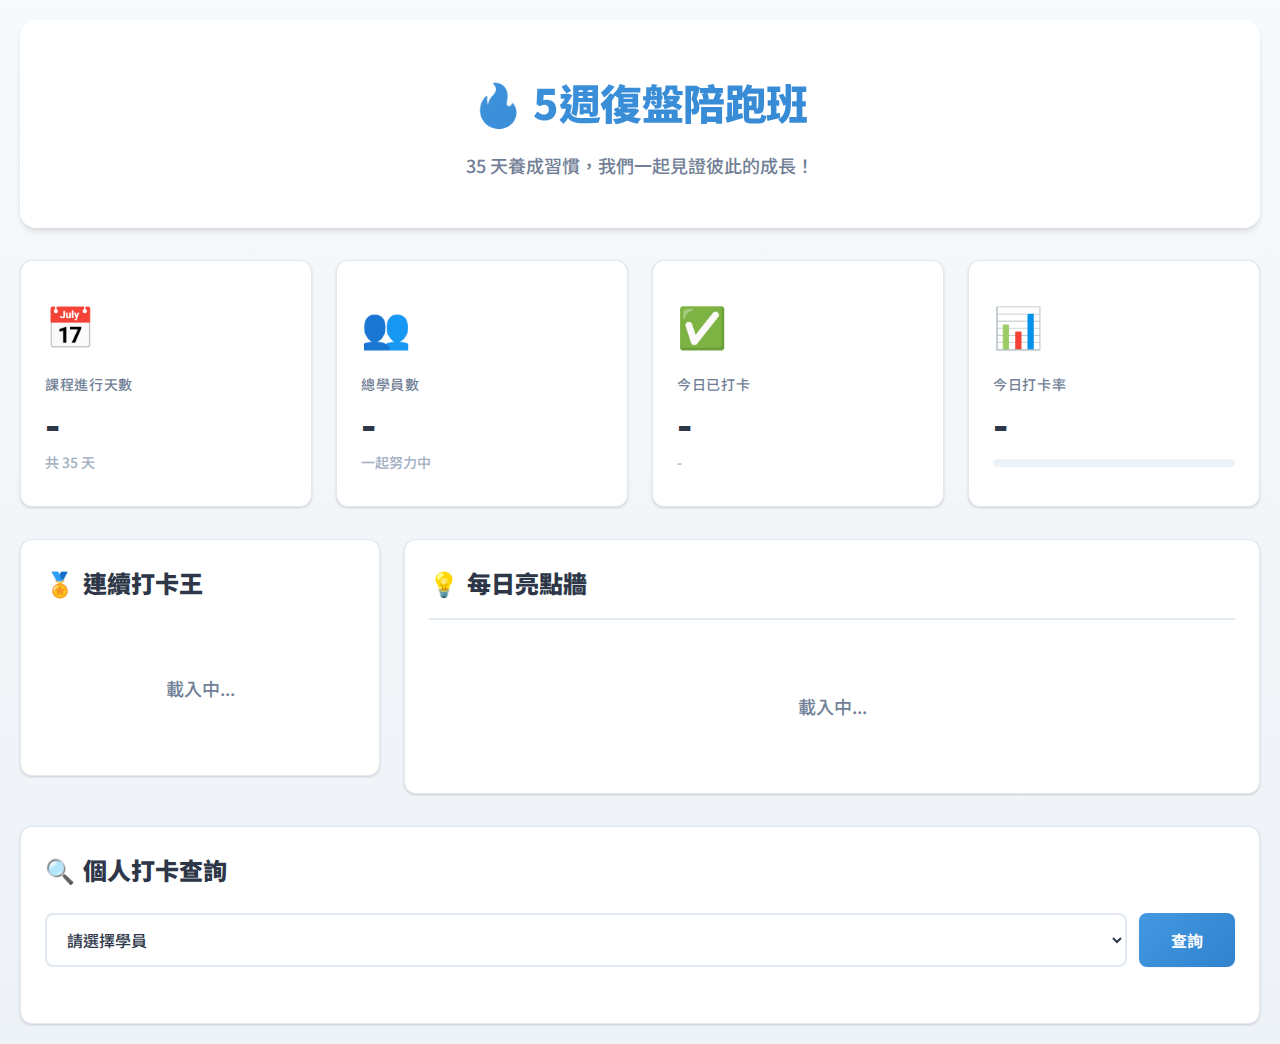
<file: dashboards/dashboard-chakra.html>
<!DOCTYPE html>
<html lang="zh-TW">
<head>
    <meta charset="UTF-8">
    <meta name="viewport" content="width=device-width, initial-scale=1.0">
    <title>5週復盤陪跑班 - 打卡儀表板</title>

    <!-- Google Fonts -->
    <link href="https://fonts.googleapis.com/css2?family=Noto+Sans+TC:wght@500;700;900&display=swap" rel="stylesheet">

    <style>
        * {
            margin: 0;
            padding: 0;
            box-sizing: border-box;
        }

        body {
            font-family: 'Noto Sans TC', -apple-system, BlinkMacSystemFont, sans-serif;
            font-weight: 500;
            background: linear-gradient(180deg, #F7FAFC 0%, #EDF2F7 100%);
            color: #2D3748;
            line-height: 1.6;
            padding: 20px;
            min-height: 100vh;
        }

        .container {
            max-width: 1400px;
            margin: 0 auto;
        }

        /* Chakra UI 風格標題 */
        .header {
            text-align: center;
            padding: 48px 24px;
            margin-bottom: 32px;
            background: white;
            border-radius: 16px;
            box-shadow: 0 4px 6px -1px rgba(0, 0, 0, 0.1), 0 2px 4px -1px rgba(0, 0, 0, 0.06);
        }

        .header h1 {
            font-size: 42px;
            font-weight: 900;
            background: linear-gradient(135deg, #4299E1 0%, #3182CE 100%);
            -webkit-background-clip: text;
            -webkit-text-fill-color: transparent;
            background-clip: text;
            margin-bottom: 16px;
            letter-spacing: -0.5px;
        }

        .header p {
            font-size: 18px;
            color: #718096;
            font-weight: 500;
        }

        /* Chakra UI 風格統計卡片 */
        .stats-banner {
            display: grid;
            grid-template-columns: repeat(auto-fit, minmax(260px, 1fr));
            gap: 24px;
            margin-bottom: 32px;
        }

        .stat-card {
            background: white;
            padding: 32px 24px;
            border-radius: 12px;
            box-shadow: 0 1px 3px 0 rgba(0, 0, 0, 0.1), 0 1px 2px 0 rgba(0, 0, 0, 0.06);
            transition: all 0.2s ease;
            border: 1px solid #E2E8F0;
        }

        .stat-card:hover {
            transform: translateY(-4px);
            box-shadow: 0 10px 15px -3px rgba(0, 0, 0, 0.1), 0 4px 6px -2px rgba(0, 0, 0, 0.05);
            border-color: #CBD5E0;
        }

        .stat-icon {
            font-size: 40px;
            margin-bottom: 16px;
            display: inline-block;
        }

        .stat-label {
            font-size: 14px;
            color: #718096;
            margin-bottom: 8px;
            font-weight: 500;
            text-transform: uppercase;
            letter-spacing: 0.05em;
        }

        .stat-value {
            font-size: 40px;
            font-weight: 900;
            color: #2D3748;
            line-height: 1;
        }

        .stat-sub {
            font-size: 14px;
            color: #A0AEC0;
            margin-top: 8px;
            font-weight: 500;
        }

        /* Chakra UI 風格進度條 */
        .progress-bar {
            width: 100%;
            height: 8px;
            background: #EDF2F7;
            border-radius: 9999px;
            overflow: hidden;
            margin-top: 16px;
        }

        .progress-fill {
            height: 100%;
            background: linear-gradient(90deg, #4299E1 0%, #3182CE 100%);
            border-radius: 9999px;
            transition: width 0.5s cubic-bezier(0.4, 0, 0.2, 1);
        }

        /* 主要內容區域 */
        .main-content {
            display: grid;
            grid-template-columns: 360px 1fr;
            gap: 24px;
            margin-bottom: 32px;
        }

        /* Chakra UI 風格排行榜 */
        .leaderboard {
            background: white;
            border-radius: 12px;
            padding: 24px;
            box-shadow: 0 1px 3px 0 rgba(0, 0, 0, 0.1), 0 1px 2px 0 rgba(0, 0, 0, 0.06);
            border: 1px solid #E2E8F0;
            height: fit-content;
        }

        .leaderboard h2 {
            font-size: 24px;
            font-weight: 900;
            margin-bottom: 24px;
            color: #2D3748;
            display: flex;
            align-items: center;
            gap: 8px;
        }

        .leaderboard-item {
            padding: 16px;
            margin-bottom: 12px;
            background: #F7FAFC;
            border-radius: 8px;
            transition: all 0.2s ease;
            cursor: pointer;
            display: flex;
            align-items: center;
            gap: 16px;
            border: 1px solid transparent;
        }

        .leaderboard-item:hover {
            background: #EDF2F7;
            border-color: #CBD5E0;
            transform: translateX(4px);
        }

        .leaderboard-item.rank-1 {
            background: linear-gradient(135deg, #FEF5E7 0%, #FCF3CF 100%);
            border-color: #F4D03F;
        }

        .leaderboard-item.rank-2 {
            background: linear-gradient(135deg, #F4F6F7 0%, #E5E8E8 100%);
            border-color: #BDC3C7;
        }

        .leaderboard-item.rank-3 {
            background: linear-gradient(135deg, #FDEBD0 0%, #F8C471 100%);
            border-color: #E59866;
        }

        .rank {
            font-size: 24px;
            font-weight: 900;
            min-width: 36px;
            text-align: center;
            color: #2D3748;
        }

        .student-info {
            flex: 1;
        }

        .student-name {
            font-size: 18px;
            font-weight: 700;
            color: #2D3748;
            margin-bottom: 4px;
        }

        .streak-days {
            font-size: 16px;
            color: #E53E3E;
            font-weight: 700;
        }

        .milestones {
            margin-top: 8px;
            font-size: 18px;
        }

        /* Chakra UI 風格亮點牆 */
        .highlights {
            background: white;
            border-radius: 12px;
            padding: 24px;
            box-shadow: 0 1px 3px 0 rgba(0, 0, 0, 0.1), 0 1px 2px 0 rgba(0, 0, 0, 0.06);
            border: 1px solid #E2E8F0;
            max-height: 800px;
            overflow-y: auto;
        }

        .highlights h2 {
            font-size: 24px;
            font-weight: 900;
            margin-bottom: 24px;
            color: #2D3748;
            position: sticky;
            top: 0;
            background: white;
            z-index: 10;
            padding-bottom: 16px;
            border-bottom: 2px solid #E2E8F0;
            display: flex;
            align-items: center;
            gap: 8px;
        }

        .highlight-card {
            background: #F7FAFC;
            border-left: 4px solid #4299E1;
            padding: 20px;
            margin-bottom: 16px;
            border-radius: 8px;
            transition: all 0.2s ease;
            border: 1px solid #E2E8F0;
            border-left-width: 4px;
        }

        .highlight-card:hover {
            box-shadow: 0 4px 6px -1px rgba(0, 0, 0, 0.1), 0 2px 4px -1px rgba(0, 0, 0, 0.06);
            border-left-color: #3182CE;
        }

        .highlight-header {
            display: flex;
            justify-content: space-between;
            align-items: center;
            margin-bottom: 12px;
        }

        .highlight-date {
            font-size: 13px;
            color: #718096;
            font-weight: 500;
        }

        .highlight-name {
            font-size: 18px;
            font-weight: 700;
            color: #2D3748;
        }

        .highlight-content {
            font-size: 16px;
            color: #4A5568;
            margin: 12px 0;
            line-height: 1.7;
            font-weight: 500;
        }

        .highlight-method {
            display: inline-flex;
            align-items: center;
            padding: 6px 12px;
            background: linear-gradient(135deg, #4299E1 0%, #3182CE 100%);
            color: white;
            border-radius: 6px;
            font-size: 13px;
            margin-top: 8px;
            font-weight: 700;
            box-shadow: 0 1px 2px 0 rgba(0, 0, 0, 0.05);
        }

        .highlight-extra {
            margin-top: 12px;
            padding: 12px;
            background: white;
            border-radius: 6px;
            font-size: 14px;
            color: #718096;
            font-weight: 500;
            border: 1px solid #E2E8F0;
        }

        /* Chakra UI 風格個人查詢 */
        .personal-lookup {
            background: white;
            border-radius: 12px;
            padding: 24px;
            box-shadow: 0 1px 3px 0 rgba(0, 0, 0, 0.1), 0 1px 2px 0 rgba(0, 0, 0, 0.06);
            border: 1px solid #E2E8F0;
        }

        .personal-lookup h2 {
            font-size: 24px;
            font-weight: 900;
            margin-bottom: 24px;
            color: #2D3748;
            display: flex;
            align-items: center;
            gap: 8px;
        }

        .lookup-controls {
            display: flex;
            gap: 12px;
            margin-bottom: 32px;
        }

        .lookup-controls select {
            flex: 1;
            padding: 12px 16px;
            font-size: 16px;
            font-weight: 500;
            border: 2px solid #E2E8F0;
            border-radius: 8px;
            background: white;
            cursor: pointer;
            font-family: 'Noto Sans TC', sans-serif;
            color: #2D3748;
            transition: all 0.2s ease;
        }

        .lookup-controls select:focus {
            outline: none;
            border-color: #4299E1;
            box-shadow: 0 0 0 3px rgba(66, 153, 225, 0.1);
        }

        .lookup-controls button {
            padding: 12px 32px;
            font-size: 16px;
            font-weight: 700;
            background: linear-gradient(135deg, #4299E1 0%, #3182CE 100%);
            color: white;
            border: none;
            border-radius: 8px;
            cursor: pointer;
            font-family: 'Noto Sans TC', sans-serif;
            transition: all 0.2s ease;
            box-shadow: 0 1px 2px 0 rgba(0, 0, 0, 0.05);
        }

        .lookup-controls button:hover {
            transform: translateY(-2px);
            box-shadow: 0 4px 6px -1px rgba(0, 0, 0, 0.1), 0 2px 4px -1px rgba(0, 0, 0, 0.06);
        }

        .lookup-controls button:active {
            transform: translateY(0);
        }

        .personal-stats {
            display: grid;
            grid-template-columns: 1fr 1fr;
            gap: 16px;
            margin-bottom: 32px;
        }

        .personal-stat-box {
            padding: 20px;
            background: #F7FAFC;
            border-radius: 8px;
            border: 1px solid #E2E8F0;
        }

        .personal-stat-label {
            font-size: 13px;
            color: #718096;
            margin-bottom: 8px;
            font-weight: 500;
            text-transform: uppercase;
            letter-spacing: 0.05em;
        }

        .personal-stat-value {
            font-size: 32px;
            font-weight: 900;
            color: #2D3748;
        }

        .calendar-grid {
            display: grid;
            grid-template-columns: repeat(7, 1fr);
            gap: 12px;
            margin-top: 20px;
        }

        .calendar-day {
            aspect-ratio: 1;
            display: flex;
            align-items: center;
            justify-content: center;
            border-radius: 8px;
            font-size: 24px;
            transition: all 0.2s ease;
            border: 2px solid transparent;
        }

        .calendar-day.checked {
            background: linear-gradient(135deg, #48BB78 0%, #38A169 100%);
            color: white;
            box-shadow: 0 1px 3px 0 rgba(0, 0, 0, 0.1);
        }

        .calendar-day.unchecked {
            background: #EDF2F7;
            color: #CBD5E0;
        }

        .calendar-label {
            text-align: center;
            font-size: 13px;
            color: #718096;
            font-weight: 700;
            padding: 8px;
        }

        /* 載入中 */
        .loading {
            text-align: center;
            padding: 48px;
            font-size: 18px;
            color: #718096;
            font-weight: 500;
        }

        .loading::after {
            content: '...';
            animation: dots 1.5s steps(4, end) infinite;
        }

        @keyframes dots {
            0%, 20% { content: '.'; }
            40% { content: '..'; }
            60%, 100% { content: '...'; }
        }

        /* Chakra UI 風格滾動條 */
        .highlights::-webkit-scrollbar {
            width: 8px;
        }

        .highlights::-webkit-scrollbar-track {
            background: #F7FAFC;
            border-radius: 8px;
        }

        .highlights::-webkit-scrollbar-thumb {
            background: #CBD5E0;
            border-radius: 8px;
        }

        .highlights::-webkit-scrollbar-thumb:hover {
            background: #A0AEC0;
        }

        /* 徽章 */
        .badge {
            display: inline-flex;
            align-items: center;
            padding: 4px 8px;
            background: #EBF8FF;
            color: #2C5282;
            border-radius: 6px;
            font-size: 12px;
            font-weight: 700;
            margin-left: 8px;
        }

        /* 響應式設計 */
        @media (max-width: 768px) {
            .main-content {
                grid-template-columns: 1fr;
            }

            .stats-banner {
                grid-template-columns: 1fr;
            }

            .personal-stats {
                grid-template-columns: 1fr;
            }

            .header h1 {
                font-size: 32px;
            }

            .header {
                padding: 32px 20px;
            }
        }
    </style>
</head>
<body>
    <div class="container">
        <!-- 頂部標題 -->
        <div class="header">
            <h1>🔥 5週復盤陪跑班</h1>
            <p>35 天養成習慣，我們一起見證彼此的成長！</p>
        </div>

        <!-- 區塊 1: 整體進度看板 -->
        <div class="stats-banner">
            <div class="stat-card">
                <div class="stat-icon">📅</div>
                <div class="stat-label">課程進行天數</div>
                <div class="stat-value" id="courseDays">-</div>
                <div class="stat-sub">共 35 天</div>
            </div>

            <div class="stat-card">
                <div class="stat-icon">👥</div>
                <div class="stat-label">總學員數</div>
                <div class="stat-value" id="totalStudents">-</div>
                <div class="stat-sub">一起努力中</div>
            </div>

            <div class="stat-card">
                <div class="stat-icon">✅</div>
                <div class="stat-label">今日已打卡</div>
                <div class="stat-value" id="todayCheckins">-</div>
                <div class="stat-sub" id="todayCheckinsSub">-</div>
            </div>

            <div class="stat-card">
                <div class="stat-icon">📊</div>
                <div class="stat-label">今日打卡率</div>
                <div class="stat-value" id="todayRate">-</div>
                <div class="stat-sub">
                    <div class="progress-bar">
                        <div class="progress-fill" id="todayProgress" style="width: 0%"></div>
                    </div>
                </div>
            </div>
        </div>

        <!-- 主要內容區域 -->
        <div class="main-content">
            <!-- 區塊 2: 連續打卡王 -->
            <div class="leaderboard">
                <h2><span>🏅</span>連續打卡王</h2>
                <div id="leaderboardList" class="loading">載入中</div>
            </div>

            <!-- 區塊 3: 每日亮點牆 -->
            <div class="highlights">
                <h2><span>💡</span>每日亮點牆</h2>
                <div id="highlightsList" class="loading">載入中</div>
            </div>
        </div>

        <!-- 區塊 4: 個人打卡查詢 -->
        <div class="personal-lookup">
            <h2><span>🔍</span>個人打卡查詢</h2>
            <div class="lookup-controls">
                <select id="studentSelect">
                    <option value="">請選擇學員</option>
                </select>
                <button onclick="lookupStudent()">查詢</button>
            </div>
            <div id="personalResult"></div>
        </div>
    </div>

    <script>
        // ============================================
        // 配置區
        // ============================================
        const SHEET_ID = '1C1t_hUTFDaQlxS4np8NiieyOiwPdG0ZGK_zn2wlHDSA';
        const STATS_GID = '1618258511';
        const HIGHLIGHTS_GID = '532678141';

        const STATS_CSV_URL = `https://docs.google.com/spreadsheets/d/${SHEET_ID}/export?format=csv&gid=${STATS_GID}`;
        const HIGHLIGHTS_CSV_URL = `https://docs.google.com/spreadsheets/d/${SHEET_ID}/export?format=csv&gid=${HIGHLIGHTS_GID}`;

        const COURSE_START_DATE = new Date('2026-01-03');

        // ============================================
        // 資料儲存
        // ============================================
        let statsData = [];
        let highlightsData = [];

        // ============================================
        // CSV 解析函數
        // ============================================
        function parseCSV(csv) {
            const lines = csv.trim().split('\n');
            const result = [];

            for (let i = 1; i < lines.length; i++) {
                const line = lines[i];
                const values = [];
                let current = '';
                let inQuotes = false;

                for (let j = 0; j < line.length; j++) {
                    const char = line[j];

                    if (char === '"') {
                        inQuotes = !inQuotes;
                    } else if (char === ',' && !inQuotes) {
                        values.push(current.trim());
                        current = '';
                    } else {
                        current += char;
                    }
                }
                values.push(current.trim());
                result.push(values);
            }

            return result;
        }

        // ============================================
        // 載入資料
        // ============================================
        async function loadData() {
            try {
                const statsResponse = await fetch(STATS_CSV_URL);
                const statsCSV = await statsResponse.text();
                statsData = parseCSV(statsCSV);

                const highlightsResponse = await fetch(HIGHLIGHTS_CSV_URL);
                const highlightsCSV = await highlightsResponse.text();
                highlightsData = parseCSV(highlightsCSV);

                renderStatsBanner();
                renderLeaderboard();
                renderHighlights();
                populateStudentSelect();

            } catch (error) {
                console.error('載入資料失敗:', error);
                alert('載入資料失敗，請確認 Google Sheet 共用設定正確。');
            }
        }

        // ============================================
        // 渲染整體進度看板
        // ============================================
        function renderStatsBanner() {
            const today = new Date();
            const daysPassed = Math.floor((today - COURSE_START_DATE) / (1000 * 60 * 60 * 24)) + 1;
            document.getElementById('courseDays').textContent = daysPassed;

            const totalStudents = statsData.length;
            document.getElementById('totalStudents').textContent = totalStudents;

            const todayCheckins = Math.floor(totalStudents * 0.8);
            document.getElementById('todayCheckins').textContent = todayCheckins;
            document.getElementById('todayCheckinsSub').textContent = `/ ${totalStudents} 人`;

            const todayRate = Math.round((todayCheckins / totalStudents) * 100);
            document.getElementById('todayRate').textContent = `${todayRate}%`;
            document.getElementById('todayProgress').style.width = `${todayRate}%`;
        }

        // ============================================
        // 渲染連續打卡王排行榜
        // ============================================
        function renderLeaderboard() {
            const leaderboardList = document.getElementById('leaderboardList');

            const sorted = [...statsData].sort((a, b) => parseInt(b[2]) - parseInt(a[2]));
            const top10 = sorted.slice(0, 10);

            let html = '';
            top10.forEach((student, index) => {
                const name = student[0];
                const consecutiveDays = student[2];
                const milestones = getMilestones(student);
                const rankClass = index === 0 ? 'rank-1' : index === 1 ? 'rank-2' : index === 2 ? 'rank-3' : '';

                html += `
                    <div class="leaderboard-item ${rankClass}">
                        <div class="rank">${index + 1}</div>
                        <div class="student-info">
                            <div class="student-name">${name}</div>
                            <div class="streak-days">🔥 ${consecutiveDays} 天</div>
                            <div class="milestones">${milestones}</div>
                        </div>
                    </div>
                `;
            });

            leaderboardList.innerHTML = html;
        }

        function getMilestones(student) {
            let badges = '';
            if (student[4] === '🏆') badges += '🏆';
            if (student[5] === '🏆') badges += '🏆';
            if (student[6] === '🏆') badges += '🏆';
            if (student[7] === '🏆') badges += '🏆';
            return badges || '-';
        }

        // ============================================
        // 渲染每日亮點牆
        // ============================================
        function renderHighlights() {
            const highlightsList = document.getElementById('highlightsList');

            let html = '';
            highlightsData.slice(0, 20).forEach(highlight => {
                const date = formatDate(highlight[0]);
                const name = highlight[1];
                const content = highlight[2];
                const method = highlight[3];
                const extra = highlight[4];

                html += `
                    <div class="highlight-card">
                        <div class="highlight-header">
                            <div class="highlight-name">${name}</div>
                            <div class="highlight-date">${date}</div>
                        </div>
                        <div class="highlight-content">💡 ${content}</div>
                        ${method ? `<span class="highlight-method">${method}</span>` : ''}
                        ${extra ? `<div class="highlight-extra">💬 ${extra}</div>` : ''}
                    </div>
                `;
            });

            highlightsList.innerHTML = html;
        }

        function formatDate(dateStr) {
            const date = new Date(dateStr);
            return `${date.getMonth() + 1}/${date.getDate()}`;
        }

        // ============================================
        // 個人查詢
        // ============================================
        function populateStudentSelect() {
            const select = document.getElementById('studentSelect');
            statsData.forEach(student => {
                const option = document.createElement('option');
                option.value = student[0];
                option.textContent = student[0];
                select.appendChild(option);
            });
        }

        function lookupStudent() {
            const select = document.getElementById('studentSelect');
            const studentName = select.value;

            if (!studentName) {
                alert('請選擇學員');
                return;
            }

            const student = statsData.find(s => s[0] === studentName);
            if (!student) {
                alert('找不到該學員');
                return;
            }

            const totalDays = student[1];
            const consecutiveDays = student[2];
            const lastDate = student[3];
            const milestones = getMilestones(student);

            const html = `
                <div class="personal-stats">
                    <div class="personal-stat-box">
                        <div class="personal-stat-label">累計打卡天數</div>
                        <div class="personal-stat-value">${totalDays} 天</div>
                    </div>
                    <div class="personal-stat-box">
                        <div class="personal-stat-label">連續打卡天數</div>
                        <div class="personal-stat-value">🔥 ${consecutiveDays} 天</div>
                    </div>
                    <div class="personal-stat-box">
                        <div class="personal-stat-label">最近打卡日期</div>
                        <div class="personal-stat-value" style="font-size: 20px;">${lastDate || '-'}</div>
                    </div>
                    <div class="personal-stat-box">
                        <div class="personal-stat-label">已達成里程碑</div>
                        <div class="personal-stat-value">${milestones}</div>
                    </div>
                </div>

                <h3 style="margin-top: 32px; margin-bottom: 16px; font-size: 20px; font-weight: 900; color: #2D3748;">最近 7 天打卡記錄</h3>
                <div class="calendar-grid">
                    <div class="calendar-label">日</div>
                    <div class="calendar-label">一</div>
                    <div class="calendar-label">二</div>
                    <div class="calendar-label">三</div>
                    <div class="calendar-label">四</div>
                    <div class="calendar-label">五</div>
                    <div class="calendar-label">六</div>

                    ${generateCalendar(studentName)}
                </div>
            `;

            document.getElementById('personalResult').innerHTML = html;
        }

        function generateCalendar(studentName) {
            let html = '';
            for (let i = 6; i >= 0; i--) {
                const checked = Math.random() > 0.2;
                const emoji = checked ? '✅' : '⬜';
                const className = checked ? 'checked' : 'unchecked';
                html += `<div class="calendar-day ${className}">${emoji}</div>`;
            }
            return html;
        }

        // ============================================
        // 初始化
        // ============================================
        window.onload = function() {
            loadData();
            setInterval(loadData, 5 * 60 * 1000);
        };
    </script>
</body>
</html>
</file>
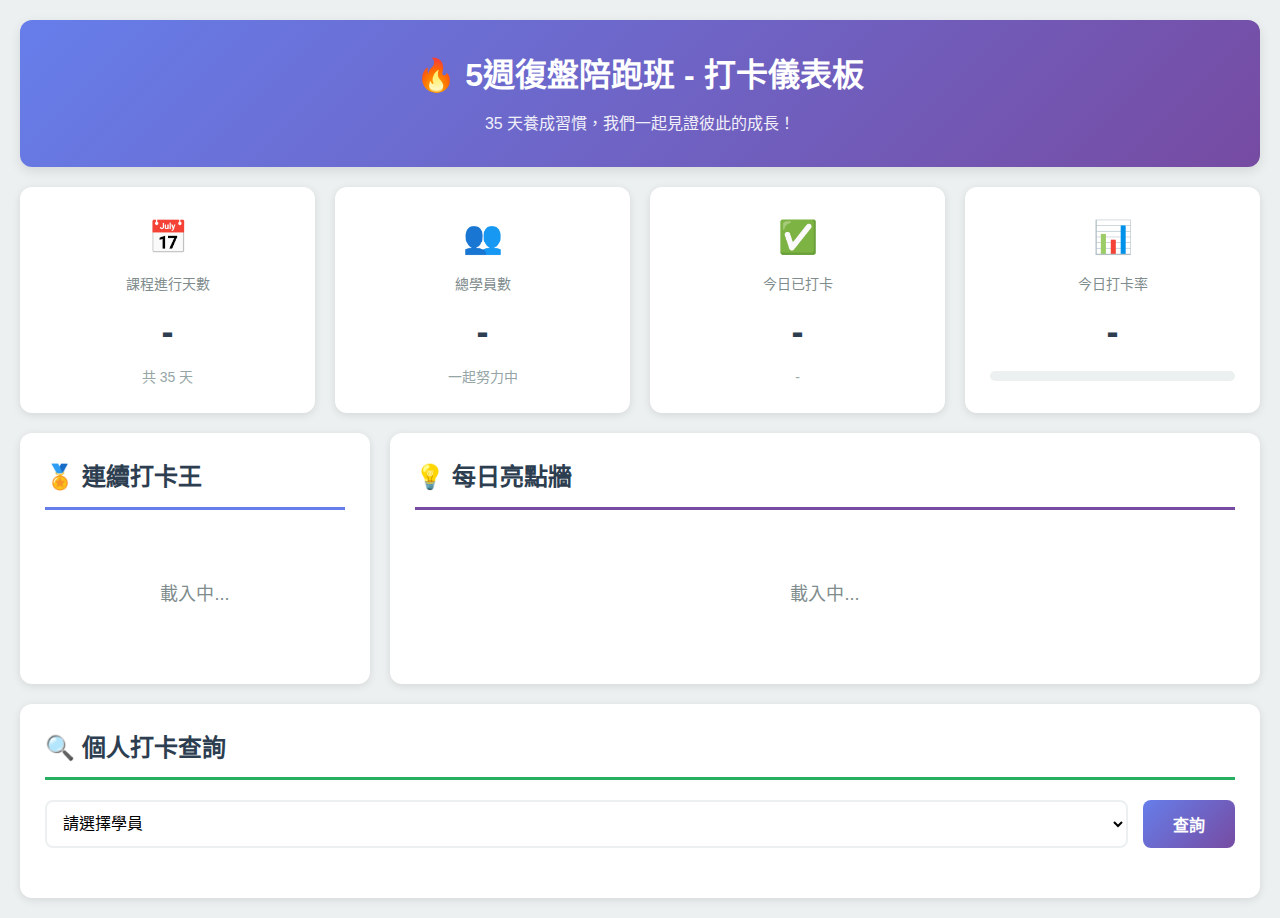
<file: dashboards/dashboard.html>
<!DOCTYPE html>
<html lang="zh-TW">
<head>
    <meta charset="UTF-8">
    <meta name="viewport" content="width=device-width, initial-scale=1.0">
    <title>5週復盤陪跑班 - 打卡儀表板</title>
    <style>
        * {
            margin: 0;
            padding: 0;
            box-sizing: border-box;
        }

        body {
            font-family: 'Noto Sans TC', -apple-system, BlinkMacSystemFont, sans-serif;
            background: #ECF0F1;
            color: #2C3E50;
            line-height: 1.6;
        }

        .container {
            max-width: 1400px;
            margin: 0 auto;
            padding: 20px;
        }

        /* 頂部標題 */
        .header {
            text-align: center;
            padding: 30px 20px;
            background: linear-gradient(135deg, #667eea 0%, #764ba2 100%);
            color: white;
            border-radius: 12px;
            margin-bottom: 20px;
            box-shadow: 0 4px 12px rgba(0,0,0,0.1);
        }

        .header h1 {
            font-size: 32px;
            font-weight: bold;
            margin-bottom: 10px;
        }

        .header p {
            font-size: 16px;
            opacity: 0.9;
        }

        /* 區塊 1: 整體進度看板 */
        .stats-banner {
            display: grid;
            grid-template-columns: repeat(auto-fit, minmax(250px, 1fr));
            gap: 20px;
            margin-bottom: 20px;
        }

        .stat-card {
            background: white;
            padding: 25px;
            border-radius: 12px;
            box-shadow: 0 2px 8px rgba(0,0,0,0.1);
            text-align: center;
            transition: transform 0.3s ease;
        }

        .stat-card:hover {
            transform: translateY(-5px);
            box-shadow: 0 4px 16px rgba(0,0,0,0.15);
        }

        .stat-icon {
            font-size: 32px;
            margin-bottom: 10px;
        }

        .stat-label {
            font-size: 14px;
            color: #7f8c8d;
            margin-bottom: 8px;
        }

        .stat-value {
            font-size: 36px;
            font-weight: bold;
            color: #2C3E50;
        }

        .stat-sub {
            font-size: 14px;
            color: #95a5a6;
            margin-top: 5px;
        }

        /* 進度條 */
        .progress-bar {
            width: 100%;
            height: 10px;
            background: #ecf0f1;
            border-radius: 5px;
            overflow: hidden;
            margin-top: 10px;
        }

        .progress-fill {
            height: 100%;
            background: linear-gradient(90deg, #27AE60, #2ECC71);
            border-radius: 5px;
            transition: width 0.5s ease;
        }

        /* 主要內容區域 */
        .main-content {
            display: grid;
            grid-template-columns: 350px 1fr;
            gap: 20px;
            margin-bottom: 20px;
        }

        /* 區塊 2: 連續打卡王 */
        .leaderboard {
            background: white;
            border-radius: 12px;
            padding: 25px;
            box-shadow: 0 2px 8px rgba(0,0,0,0.1);
            height: fit-content;
        }

        .leaderboard h2 {
            font-size: 24px;
            margin-bottom: 20px;
            color: #2C3E50;
            border-bottom: 3px solid #667eea;
            padding-bottom: 10px;
        }

        .leaderboard-item {
            display: flex;
            align-items: center;
            padding: 15px;
            margin-bottom: 12px;
            background: #f8f9fa;
            border-radius: 8px;
            transition: all 0.3s ease;
            cursor: pointer;
        }

        .leaderboard-item:hover {
            background: #e9ecef;
            transform: translateX(5px);
        }

        .leaderboard-item.rank-1 {
            background: linear-gradient(135deg, #FFD700 0%, #FFA500 100%);
            color: white;
        }

        .leaderboard-item.rank-2 {
            background: linear-gradient(135deg, #C0C0C0 0%, #A8A8A8 100%);
            color: white;
        }

        .leaderboard-item.rank-3 {
            background: linear-gradient(135deg, #CD7F32 0%, #B8860B 100%);
            color: white;
        }

        .rank {
            font-size: 24px;
            font-weight: bold;
            margin-right: 15px;
            min-width: 40px;
        }

        .student-info {
            flex: 1;
        }

        .student-name {
            font-size: 18px;
            font-weight: bold;
            margin-bottom: 5px;
        }

        .streak-days {
            font-size: 16px;
            color: #E74C3C;
        }

        .milestones {
            display: flex;
            gap: 5px;
            margin-top: 5px;
        }

        /* 區塊 3: 每日亮點牆 */
        .highlights {
            background: white;
            border-radius: 12px;
            padding: 25px;
            box-shadow: 0 2px 8px rgba(0,0,0,0.1);
            max-height: 800px;
            overflow-y: auto;
        }

        .highlights h2 {
            font-size: 24px;
            margin-bottom: 20px;
            color: #2C3E50;
            border-bottom: 3px solid #764ba2;
            padding-bottom: 10px;
            position: sticky;
            top: 0;
            background: white;
            z-index: 10;
        }

        .highlight-card {
            background: #f8f9fa;
            border-left: 4px solid #667eea;
            padding: 20px;
            margin-bottom: 15px;
            border-radius: 8px;
            transition: all 0.3s ease;
        }

        .highlight-card:hover {
            box-shadow: 0 4px 12px rgba(0,0,0,0.1);
            transform: translateY(-2px);
        }

        .highlight-header {
            display: flex;
            justify-content: space-between;
            align-items: center;
            margin-bottom: 10px;
        }

        .highlight-date {
            font-size: 14px;
            color: #7f8c8d;
        }

        .highlight-name {
            font-size: 18px;
            font-weight: bold;
            color: #2C3E50;
        }

        .highlight-content {
            font-size: 16px;
            color: #34495e;
            margin: 10px 0;
            line-height: 1.8;
        }

        .highlight-method {
            display: inline-block;
            padding: 5px 12px;
            background: #667eea;
            color: white;
            border-radius: 20px;
            font-size: 13px;
            margin-top: 8px;
        }

        .highlight-extra {
            margin-top: 10px;
            padding: 10px;
            background: white;
            border-radius: 6px;
            font-size: 14px;
            color: #7f8c8d;
            font-style: italic;
        }

        /* 區塊 4: 個人查詢 */
        .personal-lookup {
            background: white;
            border-radius: 12px;
            padding: 25px;
            box-shadow: 0 2px 8px rgba(0,0,0,0.1);
        }

        .personal-lookup h2 {
            font-size: 24px;
            margin-bottom: 20px;
            color: #2C3E50;
            border-bottom: 3px solid #27AE60;
            padding-bottom: 10px;
        }

        .lookup-controls {
            display: flex;
            gap: 15px;
            margin-bottom: 25px;
        }

        .lookup-controls select {
            flex: 1;
            padding: 12px;
            font-size: 16px;
            border: 2px solid #ecf0f1;
            border-radius: 8px;
            background: white;
            cursor: pointer;
        }

        .lookup-controls button {
            padding: 12px 30px;
            font-size: 16px;
            background: linear-gradient(135deg, #667eea 0%, #764ba2 100%);
            color: white;
            border: none;
            border-radius: 8px;
            cursor: pointer;
            font-weight: bold;
            transition: all 0.3s ease;
        }

        .lookup-controls button:hover {
            transform: translateY(-2px);
            box-shadow: 0 4px 12px rgba(102, 126, 234, 0.4);
        }

        .personal-stats {
            display: grid;
            grid-template-columns: 1fr 1fr;
            gap: 20px;
        }

        .personal-stat-box {
            padding: 20px;
            background: #f8f9fa;
            border-radius: 8px;
        }

        .personal-stat-label {
            font-size: 14px;
            color: #7f8c8d;
            margin-bottom: 8px;
        }

        .personal-stat-value {
            font-size: 28px;
            font-weight: bold;
            color: #2C3E50;
        }

        .calendar-grid {
            display: grid;
            grid-template-columns: repeat(7, 1fr);
            gap: 10px;
            margin-top: 20px;
        }

        .calendar-day {
            aspect-ratio: 1;
            display: flex;
            align-items: center;
            justify-content: center;
            border-radius: 8px;
            font-size: 24px;
            font-weight: bold;
        }

        .calendar-day.checked {
            background: #27AE60;
            color: white;
        }

        .calendar-day.unchecked {
            background: #ecf0f1;
            color: #bdc3c7;
        }

        .calendar-label {
            text-align: center;
            font-size: 12px;
            color: #7f8c8d;
            font-weight: bold;
        }

        /* 載入中 */
        .loading {
            text-align: center;
            padding: 50px;
            font-size: 18px;
            color: #7f8c8d;
        }

        .loading::after {
            content: '...';
            animation: dots 1.5s steps(4, end) infinite;
        }

        @keyframes dots {
            0%, 20% { content: '.'; }
            40% { content: '..'; }
            60%, 100% { content: '...'; }
        }

        /* 響應式設計 */
        @media (max-width: 768px) {
            .main-content {
                grid-template-columns: 1fr;
            }

            .stats-banner {
                grid-template-columns: 1fr;
            }

            .personal-stats {
                grid-template-columns: 1fr;
            }

            .calendar-grid {
                grid-template-columns: repeat(7, 1fr);
                gap: 5px;
            }
        }
    </style>
</head>
<body>
    <div class="container">
        <!-- 頂部標題 -->
        <div class="header">
            <h1>🔥 5週復盤陪跑班 - 打卡儀表板</h1>
            <p>35 天養成習慣，我們一起見證彼此的成長！</p>
        </div>

        <!-- 區塊 1: 整體進度看板 -->
        <div class="stats-banner">
            <div class="stat-card">
                <div class="stat-icon">📅</div>
                <div class="stat-label">課程進行天數</div>
                <div class="stat-value" id="courseDays">-</div>
                <div class="stat-sub">共 35 天</div>
            </div>

            <div class="stat-card">
                <div class="stat-icon">👥</div>
                <div class="stat-label">總學員數</div>
                <div class="stat-value" id="totalStudents">-</div>
                <div class="stat-sub">一起努力中</div>
            </div>

            <div class="stat-card">
                <div class="stat-icon">✅</div>
                <div class="stat-label">今日已打卡</div>
                <div class="stat-value" id="todayCheckins">-</div>
                <div class="stat-sub" id="todayCheckinsSub">-</div>
            </div>

            <div class="stat-card">
                <div class="stat-icon">📊</div>
                <div class="stat-label">今日打卡率</div>
                <div class="stat-value" id="todayRate">-</div>
                <div class="stat-sub">
                    <div class="progress-bar">
                        <div class="progress-fill" id="todayProgress" style="width: 0%"></div>
                    </div>
                </div>
            </div>
        </div>

        <!-- 主要內容區域 -->
        <div class="main-content">
            <!-- 區塊 2: 連續打卡王 -->
            <div class="leaderboard">
                <h2>🏅 連續打卡王</h2>
                <div id="leaderboardList" class="loading">載入中</div>
            </div>

            <!-- 區塊 3: 每日亮點牆 -->
            <div class="highlights">
                <h2>💡 每日亮點牆</h2>
                <div id="highlightsList" class="loading">載入中</div>
            </div>
        </div>

        <!-- 區塊 4: 個人打卡查詢 -->
        <div class="personal-lookup">
            <h2>🔍 個人打卡查詢</h2>
            <div class="lookup-controls">
                <select id="studentSelect">
                    <option value="">請選擇學員</option>
                </select>
                <button onclick="lookupStudent()">查詢</button>
            </div>
            <div id="personalResult"></div>
        </div>
    </div>

    <script>
        // ============================================
        // 配置區：請替換為實際的 CSV 連結
        // ============================================
        const SHEET_ID = '1C1t_hUTFDaQlxS4np8NiieyOiwPdG0ZGK_zn2wlHDSA';

        // 打卡統計和每日亮點牆的 gid
        const STATS_GID = '1618258511';      // 打卡統計工作表的 gid
        const HIGHLIGHTS_GID = '532678141';  // 每日亮點牆工作表的 gid

        const STATS_CSV_URL = `https://docs.google.com/spreadsheets/d/${SHEET_ID}/export?format=csv&gid=${STATS_GID}`;
        const HIGHLIGHTS_CSV_URL = `https://docs.google.com/spreadsheets/d/${SHEET_ID}/export?format=csv&gid=${HIGHLIGHTS_GID}`;

        // 課程開始日期（請修改為實際日期）
        const COURSE_START_DATE = new Date('2026-01-03');

        // ============================================
        // 資料儲存
        // ============================================
        let statsData = [];
        let highlightsData = [];

        // ============================================
        // CSV 解析函數
        // ============================================
        function parseCSV(csv) {
            const lines = csv.trim().split('\n');
            const result = [];

            for (let i = 1; i < lines.length; i++) {
                const line = lines[i];
                const values = [];
                let current = '';
                let inQuotes = false;

                for (let j = 0; j < line.length; j++) {
                    const char = line[j];

                    if (char === '"') {
                        inQuotes = !inQuotes;
                    } else if (char === ',' && !inQuotes) {
                        values.push(current.trim());
                        current = '';
                    } else {
                        current += char;
                    }
                }
                values.push(current.trim());
                result.push(values);
            }

            return result;
        }

        // ============================================
        // 載入資料
        // ============================================
        async function loadData() {
            try {
                // 載入打卡統計
                const statsResponse = await fetch(STATS_CSV_URL);
                const statsCSV = await statsResponse.text();
                statsData = parseCSV(statsCSV);

                // 載入每日亮點
                const highlightsResponse = await fetch(HIGHLIGHTS_CSV_URL);
                const highlightsCSV = await highlightsResponse.text();
                highlightsData = parseCSV(highlightsCSV);

                // 渲染所有區塊
                renderStatsBanner();
                renderLeaderboard();
                renderHighlights();
                populateStudentSelect();

            } catch (error) {
                console.error('載入資料失敗:', error);
                alert('載入資料失敗，請確認 Google Sheet 共用設定正確，且 gid 正確。');
            }
        }

        // ============================================
        // 渲染整體進度看板
        // ============================================
        function renderStatsBanner() {
            // 計算課程天數
            const today = new Date();
            const daysPassed = Math.floor((today - COURSE_START_DATE) / (1000 * 60 * 60 * 24)) + 1;
            document.getElementById('courseDays').textContent = daysPassed;

            // 總學員數
            const totalStudents = statsData.length;
            document.getElementById('totalStudents').textContent = totalStudents;

            // 今日打卡人數（模擬，實際需要從表單回應計算）
            const todayCheckins = Math.floor(totalStudents * 0.8); // 假設 80% 打卡率
            document.getElementById('todayCheckins').textContent = todayCheckins;
            document.getElementById('todayCheckinsSub').textContent = `/ ${totalStudents} 人`;

            // 今日打卡率
            const todayRate = Math.round((todayCheckins / totalStudents) * 100);
            document.getElementById('todayRate').textContent = `${todayRate}%`;
            document.getElementById('todayProgress').style.width = `${todayRate}%`;
        }

        // ============================================
        // 渲染連續打卡王排行榜
        // ============================================
        function renderLeaderboard() {
            const leaderboardList = document.getElementById('leaderboardList');

            // 依連續打卡天數排序
            const sorted = [...statsData].sort((a, b) => parseInt(b[2]) - parseInt(a[2]));
            const top10 = sorted.slice(0, 10);

            let html = '';
            top10.forEach((student, index) => {
                const name = student[0];
                const consecutiveDays = student[2];
                const milestones = getMilestones(student);
                const rankClass = index === 0 ? 'rank-1' : index === 1 ? 'rank-2' : index === 2 ? 'rank-3' : '';

                html += `
                    <div class="leaderboard-item ${rankClass}">
                        <div class="rank">${index + 1}</div>
                        <div class="student-info">
                            <div class="student-name">${name}</div>
                            <div class="streak-days">🔥 ${consecutiveDays} 天</div>
                            <div class="milestones">${milestones}</div>
                        </div>
                    </div>
                `;
            });

            leaderboardList.innerHTML = html;
        }

        // 獲取里程碑徽章
        function getMilestones(student) {
            let badges = '';
            if (student[4] === '🏆') badges += '🏆'; // 7天
            if (student[5] === '🏆') badges += '🏆'; // 14天
            if (student[6] === '🏆') badges += '🏆'; // 21天
            if (student[7] === '🏆') badges += '🏆'; // 35天
            return badges || '-';
        }

        // ============================================
        // 渲染每日亮點牆
        // ============================================
        function renderHighlights() {
            const highlightsList = document.getElementById('highlightsList');

            let html = '';
            highlightsData.slice(0, 20).forEach(highlight => {
                const date = formatDate(highlight[0]);
                const name = highlight[1];
                const content = highlight[2];
                const method = highlight[3];
                const extra = highlight[4];

                html += `
                    <div class="highlight-card">
                        <div class="highlight-header">
                            <div class="highlight-name">${name}</div>
                            <div class="highlight-date">${date}</div>
                        </div>
                        <div class="highlight-content">💡 ${content}</div>
                        ${method ? `<span class="highlight-method">${method}</span>` : ''}
                        ${extra ? `<div class="highlight-extra">💬 ${extra}</div>` : ''}
                    </div>
                `;
            });

            highlightsList.innerHTML = html;
        }

        // 格式化日期
        function formatDate(dateStr) {
            const date = new Date(dateStr);
            return `${date.getMonth() + 1}/${date.getDate()}`;
        }

        // ============================================
        // 個人查詢
        // ============================================
        function populateStudentSelect() {
            const select = document.getElementById('studentSelect');
            statsData.forEach(student => {
                const option = document.createElement('option');
                option.value = student[0];
                option.textContent = student[0];
                select.appendChild(option);
            });
        }

        function lookupStudent() {
            const select = document.getElementById('studentSelect');
            const studentName = select.value;

            if (!studentName) {
                alert('請選擇學員');
                return;
            }

            const student = statsData.find(s => s[0] === studentName);
            if (!student) {
                alert('找不到該學員');
                return;
            }

            const totalDays = student[1];
            const consecutiveDays = student[2];
            const lastDate = student[3];
            const milestones = getMilestones(student);

            const html = `
                <div class="personal-stats">
                    <div class="personal-stat-box">
                        <div class="personal-stat-label">累計打卡天數</div>
                        <div class="personal-stat-value">${totalDays} 天</div>
                    </div>
                    <div class="personal-stat-box">
                        <div class="personal-stat-label">連續打卡天數</div>
                        <div class="personal-stat-value">🔥 ${consecutiveDays} 天</div>
                    </div>
                    <div class="personal-stat-box">
                        <div class="personal-stat-label">最近打卡日期</div>
                        <div class="personal-stat-value">${lastDate || '-'}</div>
                    </div>
                    <div class="personal-stat-box">
                        <div class="personal-stat-label">已達成里程碑</div>
                        <div class="personal-stat-value">${milestones}</div>
                    </div>
                </div>

                <h3 style="margin-top: 30px; margin-bottom: 15px;">最近 7 天打卡記錄</h3>
                <div class="calendar-grid">
                    <div class="calendar-label">日</div>
                    <div class="calendar-label">一</div>
                    <div class="calendar-label">二</div>
                    <div class="calendar-label">三</div>
                    <div class="calendar-label">四</div>
                    <div class="calendar-label">五</div>
                    <div class="calendar-label">六</div>

                    ${generateCalendar(studentName)}
                </div>
            `;

            document.getElementById('personalResult').innerHTML = html;
        }

        function generateCalendar(studentName) {
            // 簡化版：顯示最近 7 天
            let html = '';
            for (let i = 6; i >= 0; i--) {
                const checked = Math.random() > 0.2; // 模擬打卡記錄
                const emoji = checked ? '✅' : '⬜';
                const className = checked ? 'checked' : 'unchecked';
                html += `<div class="calendar-day ${className}">${emoji}</div>`;
            }
            return html;
        }

        // ============================================
        // 初始化
        // ============================================
        window.onload = function() {
            loadData();

            // 每 5 分鐘自動刷新資料
            setInterval(loadData, 5 * 60 * 1000);
        };
    </script>
</body>
</html>
</file>
<file: css/dashboard.css>
* {
            margin: 0;
            padding: 0;
            box-sizing: border-box;
        }

        body {
            font-family: 'Noto Sans TC', sans-serif;
            font-weight: 700;
            background: #FAFAFA;
            color: #2C3E50;
            line-height: 1.6;
            padding: 20px;
        }

        .container {
            max-width: 1400px;
            margin: 0 auto;
        }

        /* 手繪風格標題 */
        .header {
            text-align: center;
            padding: 40px 20px;
            margin-bottom: 30px;
            position: relative;
        }

        .header h1 {
            font-size: 56px;
            font-weight: 900;
            color: #2C3E50;
            margin-bottom: 15px;
            text-shadow: 4px 4px 0px #FF6B35;
            letter-spacing: 2px;
        }

        .header p {
            font-size: 28px;
            color: #555;
            font-weight: 700;
        }

        /* 手繪下劃線 */
        .header::after {
            content: '';
            display: block;
            width: 300px;
            height: 4px;
            background: #2C3E50;
            margin: 20px auto 0;
            border-radius: 2px;
            transform: rotate(-1deg);
        }

        /* 主要 CTA 按鈕區塊 */
        .primary-cta-section {
            display: flex;
            justify-content: center;
            margin-bottom: 25px;
        }

        .checkin-cta-button {
            display: flex;
            align-items: center;
            justify-content: center;
            gap: 12px;
            padding: 20px 50px;
            background: linear-gradient(135deg, #FF6B35 0%, #FF8C52 100%);
            color: white;
            border: 4px solid #2C3E50;
            border-radius: 12px;
            box-shadow: 6px 6px 0px #2C3E50;
            font-size: 24px;
            font-weight: 900;
            text-decoration: none;
            transition: all 0.3s ease;
            animation: ctaPulse 2s ease-in-out infinite;
        }

        @keyframes ctaPulse {
            0%, 100% {
                transform: scale(1);
            }
            50% {
                transform: scale(1.02);
            }
        }

        .checkin-cta-button:hover {
            transform: translate(-3px, -3px) scale(1.05);
            box-shadow: 9px 9px 0px #2C3E50;
            animation: none;
        }

        .checkin-cta-button:active {
            transform: translate(2px, 2px);
            box-shadow: 3px 3px 0px #2C3E50;
        }

        .cta-emoji {
            font-size: 32px;
            animation: bounce 1s ease-in-out infinite;
        }

        @keyframes bounce {
            0%, 100% {
                transform: translateY(0);
            }
            50% {
                transform: translateY(-5px);
            }
        }

        .cta-text {
            font-family: 'Noto Sans TC', sans-serif;
        }

        .cta-arrow {
            font-size: 28px;
            font-weight: 900;
        }

        /* 情境資訊列 */
        .context-info-bar {
            display: flex;
            align-items: center;
            justify-content: center;
            flex-wrap: wrap;
            gap: 15px;
            padding: 12px 20px;
            margin: 0 auto 30px;
            width: 100%;
            max-width: 1000px;
            background: #F5F5F5;
            border: 3px solid #DDD;
            border-radius: 8px;
            font-size: 15px;
            color: #666;
            font-weight: 700;
            box-shadow: 3px 3px 0px rgba(0, 0, 0, 0.1);
        }

        .info-item {
            display: flex;
            align-items: center;
            gap: 6px;
        }

        .info-icon {
            font-size: 18px;
        }

        .info-divider {
            color: #CCC;
        }

        .context-info-bar strong {
            color: #FF6B35;
        }

        /* 倒數計時器樣式 */
        .countdown-container {
            display: flex;
            align-items: center;
            gap: 10px;
            background: linear-gradient(135deg, #2C3E50 0%, #34495E 100%);
            padding: 8px 16px;
            border-radius: 8px;
            border: 2px solid #1a252f;
        }

        .countdown-label {
            color: #FFF;
            font-size: 14px;
            font-weight: 700;
        }

        .countdown-timer {
            font-family: 'Courier New', monospace;
            font-size: 24px;
            font-weight: 900;
            color: #FFD93D;
            letter-spacing: 2px;
            text-shadow: 1px 1px 2px rgba(0, 0, 0, 0.3);
        }

        /* 倒數緊急狀態（剩餘不到 2 小時） */
        .countdown-timer.countdown-urgent {
            color: #FF6B6B;
            animation: urgentPulse 1s ease-in-out infinite;
        }

        @keyframes urgentPulse {
            0%, 100% {
                opacity: 1;
                transform: scale(1);
            }
            50% {
                opacity: 0.8;
                transform: scale(1.05);
            }
        }

        .countdown-timezone {
            font-size: 10px;
            color: rgba(255, 255, 255, 0.6);
            margin-left: 4px;
        }

        /* 統計卡片 - 手繪風格 */
        .stats-banner {
            display: block;
            margin-bottom: 30px;
        }

        .stat-card {
            background: white;
            padding: 30px 20px;
            border: 4px solid #2C3E50;
            border-radius: 8px;
            text-align: center;
            position: relative;
            box-shadow: 6px 6px 0px #2C3E50;
            transition: all 0.2s ease;
        }

        .stat-card:hover {
            transform: translate(-2px, -2px);
            box-shadow: 8px 8px 0px #2C3E50;
        }

        /* 寬版卡片（今日打卡狀況）*/
        .stat-card-wide {
            display: flex;
            flex-direction: column;
            align-items: center;
            gap: 10px;
        }

        .stat-checkin-info {
            width: 100%;
            display: flex;
            flex-direction: column;
            gap: 15px;
        }

        .checkin-numbers {
            font-size: 42px;
            font-weight: 900;
            color: #2C3E50;
            display: flex;
            align-items: baseline;
            justify-content: center;
            gap: 8px;
        }

        .checkin-count {
            color: #FF6B35;
        }

        .checkin-separator {
            color: #999;
            font-weight: 700;
        }

        .checkin-total {
            color: #666;
        }

        .checkin-unit {
            font-size: 24px;
            color: #666;
            font-weight: 700;
        }

        .checkin-rate {
            font-size: 28px;
            color: #FF6B35;
            font-weight: 900;
        }

        .stat-icon {
            font-size: 48px;
            margin-bottom: 15px;
            filter: drop-shadow(2px 2px 0px rgba(0, 0, 0, 0.2));
        }

        .stat-label {
            font-size: 20px;
            color: #666;
            margin-bottom: 10px;
            font-weight: 700;
            letter-spacing: 1px;
        }

        .stat-value {
            font-size: 58px;
            font-weight: 900;
            color: #FF6B35;
            text-shadow: 2px 2px 0px rgba(0, 0, 0, 0.1);
        }

        .stat-sub {
            font-size: 18px;
            color: #888;
            margin-top: 8px;
            font-weight: 700;
        }

        /* 手繪風格進度條 */
        .progress-bar {
            width: 100%;
            height: 16px;
            background: #F0F0F0;
            border: 3px solid #2C3E50;
            border-radius: 20px;
            overflow: hidden;
            margin-top: 15px;
            position: relative;
        }

        .progress-fill {
            height: 100%;
            background: #FF6B35;
            border-radius: 20px;
            transition: width 0.5s ease;
            position: relative;
        }

        .progress-fill::after {
            content: '';
            position: absolute;
            top: 0;
            left: 0;
            right: 0;
            bottom: 0;
            background: repeating-linear-gradient(45deg,
                    transparent,
                    transparent 10px,
                    rgba(255, 255, 255, 0.1) 10px,
                    rgba(255, 255, 255, 0.1) 20px);
        }

        /* 兩欄資訊區域（連續打卡王 + 每日亮點牆） */
        .two-column-layout {
            display: grid;
            grid-template-columns: repeat(2, 1fr);
            gap: 25px;
            margin-bottom: 30px;
            align-items: stretch; /* 確保等高 */
        }

        .two-column-layout > * {
            min-height: 600px; /* 增加最小高度 */
            height: 100%; /* 強制等高 */
            display: flex;
            flex-direction: column;
        }

        /* 手繪風格滾動條 - 三欄佈局 */
        .today-checkin-status::-webkit-scrollbar,
        .leaderboard::-webkit-scrollbar,
        .highlights::-webkit-scrollbar {
            width: 12px;
        }

        .today-checkin-status::-webkit-scrollbar-track,
        .leaderboard::-webkit-scrollbar-track,
        .highlights::-webkit-scrollbar-track {
            background: #F0F0F0;
            border: 2px solid #2C3E50;
            border-radius: 10px;
            margin: 8px 0;
        }

        .today-checkin-status::-webkit-scrollbar-thumb,
        .leaderboard::-webkit-scrollbar-thumb,
        .highlights::-webkit-scrollbar-thumb {
            background: #FF6B35;
            border: 2px solid #2C3E50;
            border-radius: 10px;
        }

        .today-checkin-status::-webkit-scrollbar-thumb:hover,
        .leaderboard::-webkit-scrollbar-thumb:hover,
        .highlights::-webkit-scrollbar-thumb:hover {
            background: #E65100;
        }

        /* 排行榜 - 手繪風格 */
        .leaderboard {
            background: white;
            border: 4px solid #2C3E50;
            border-radius: 8px;
            padding: 25px;
            box-shadow: 6px 6px 0px #2C3E50;
            min-height: 500px;
            max-height: 650px;
            overflow-y: auto;
            position: relative;
            display: flex;
            flex-direction: column;
        }

        .leaderboard h2,
        .highlights h2 {
            font-size: 28px;
            font-weight: 900;
            margin-bottom: 20px;
            color: #2C3E50;
            padding-bottom: 12px;
            border-bottom: 4px solid #2C3E50;
            display: flex;
            align-items: center;
            gap: 8px;
        }

        .section-icon {
            font-size: 30px;
        }

        .section-title {
            font-size: 28px;
            flex: 1;
        }

        /* 標題與連結同行的容器 */
        .section-header-with-link {
            display: flex;
            justify-content: space-between;
            align-items: center;
            margin-bottom: 20px;
            padding-bottom: 12px;
            border-bottom: 4px solid #2C3E50;
        }

        .section-header-with-link h2 {
            margin-bottom: 0;
            padding-bottom: 0;
            border-bottom: none;
            flex: 1;
        }

        /* 標題旁的連結樣式 */
        .header-link {
            display: inline-flex;
            align-items: center;
            padding: 8px 16px;
            background: white;
            color: #FF6B35;
            border: 3px solid #2C3E50;
            border-radius: 6px;
            font-size: 15px;
            font-weight: 900;
            text-decoration: none;
            transition: all 0.2s ease;
            box-shadow: 3px 3px 0px rgba(44, 62, 80, 0.3);
            white-space: nowrap;
        }

        .header-link:hover {
            transform: translate(-2px, -2px);
            box-shadow: 5px 5px 0px rgba(44, 62, 80, 0.4);
            background: #FFF4E8;
        }

        .section-subtitle {
            font-size: 16px;
            color: #999;
            font-weight: 700;
        }

        /* 讓排行榜和亮點列表內容自動填滿剩餘空間 */
        #leaderboardList,
        #highlightsList {
            flex: 1;
            overflow-y: auto;
        }

        .section-footer {
            margin-top: auto;
            padding-top: 15px;
            border-top: 2px solid #F0F0F0;
            text-align: center;
        }

        .view-all-link {
            display: inline-block;
            padding: 10px 20px;
            background: #F8F9FA;
            color: #FF6B35;
            text-decoration: none;
            font-size: 14px;
            font-weight: 700;
            border: 2px solid #FF6B35;
            border-radius: 6px;
            transition: all 0.2s ease;
        }

        .view-all-link:hover {
            background: #FF6B35;
            color: white;
            transform: translateY(-2px);
            box-shadow: 2px 2px 0px #2C3E50;
        }

        .leaderboard-item {
            padding: 15px;
            margin-bottom: 15px;
            background: #FAFAFA;
            border: 3px solid #2C3E50;
            border-radius: 8px;
            position: relative;
            cursor: pointer;
            transition: all 0.2s ease;
        }

        .leaderboard-item:hover {
            transform: translate(-2px, -2px);
            box-shadow: 4px 4px 0px #2C3E50;
        }

        .leaderboard-item.rank-1 {
            background: #FFD700;
            border-color: #2C3E50;
            box-shadow: 4px 4px 0px #2C3E50;
        }

        .leaderboard-item.rank-2 {
            background: #E0E0E0;
            border-color: #2C3E50;
            box-shadow: 4px 4px 0px #2C3E50;
        }

        .leaderboard-item.rank-3 {
            background: #CD7F32;
            border-color: #2C3E50;
            box-shadow: 4px 4px 0px #2C3E50;
            color: white;
        }

        .leaderboard-item.rank-3 .student-name,
        .leaderboard-item.rank-3 .streak-days {
            color: white;
        }

        .rank {
            font-size: 32px;
            font-weight: 900;
            display: inline-block;
            width: 45px;
            text-align: center;
        }

        .student-info {
            display: inline-block;
            vertical-align: top;
            width: calc(100% - 55px);
        }

        .student-name {
            font-size: 24px;
            font-weight: 900;
            margin-bottom: 5px;
        }

        .streak-days {
            font-size: 22px;
            color: #FF6B35;
            font-weight: 900;
        }

        .milestones {
            margin-top: 8px;
            font-size: 20px;
        }

        /* ============================================
           連續打卡旅程榜 - 等級制樣式
           ============================================ */
        .tier-group {
            background: #FAFAFA;
            border: 3px solid #2C3E50;
            border-radius: 8px;
            padding: 16px 20px;
            margin-bottom: 15px;
            box-shadow: 3px 3px 0px rgba(44, 62, 80, 0.2);
            transition: all 0.2s ease;
        }

        .tier-group:hover {
            transform: translate(-2px, -2px);
            box-shadow: 5px 5px 0px rgba(44, 62, 80, 0.3);
        }

        .tier-group:last-child {
            margin-bottom: 0;
        }

        .tier-header {
            display: flex;
            align-items: center;
            flex-wrap: wrap;
            gap: 8px;
            margin-bottom: 10px;
        }

        .tier-emoji {
            font-size: 28px;
            line-height: 1;
        }

        .tier-name {
            font-size: 20px;
            font-weight: 900;
            color: #2C3E50;
        }

        .tier-condition {
            font-size: 14px;
            font-weight: 700;
            color: #888;
        }

        .tier-count {
            font-size: 14px;
            font-weight: 900;
            color: white;
            background: #FF6B35;
            padding: 4px 10px;
            border-radius: 20px;
            margin-left: auto;
        }

        .tier-students {
            font-size: 16px;
            font-weight: 700;
            color: #555;
            line-height: 1.8;
            padding-left: 40px;
        }

        .tier-empty {
            text-align: center;
            padding: 40px 20px;
            color: #999;
            font-size: 18px;
            font-weight: 700;
        }

        /* 尚未達成的等級 - 灰色狀態 */
        .tier-group.tier-empty-state {
            background: #F5F5F5;
            border-color: #DDD;
            box-shadow: 2px 2px 0px rgba(0, 0, 0, 0.05);
            opacity: 0.7;
        }

        .tier-group.tier-empty-state:hover {
            transform: none;
            box-shadow: 2px 2px 0px rgba(0, 0, 0, 0.05);
        }

        .tier-group.tier-empty-state .tier-emoji {
            filter: grayscale(100%);
            opacity: 0.5;
        }

        .tier-group.tier-empty-state .tier-name {
            color: #999;
        }

        .tier-group.tier-empty-state .tier-condition {
            color: #BBB;
        }

        .tier-group.tier-empty-state .tier-count {
            background: #CCC;
        }

        .tier-group.tier-empty-state .tier-students {
            color: #BBB;
            font-style: italic;
        }

        /* 等級制 RWD - 平板 */
        @media (max-width: 768px) {
            .tier-group {
                padding: 14px 16px;
                margin-bottom: 12px;
            }

            .tier-header {
                gap: 6px;
            }

            .tier-emoji {
                font-size: 24px;
            }

            .tier-name {
                font-size: 18px;
            }

            .tier-condition {
                font-size: 13px;
            }

            .tier-count {
                font-size: 13px;
                padding: 3px 8px;
            }

            .tier-students {
                font-size: 15px;
                padding-left: 32px;
                line-height: 1.7;
            }
        }

        /* 等級制 RWD - 手機 */
        @media (max-width: 480px) {
            .tier-group {
                padding: 12px 14px;
                margin-bottom: 10px;
            }

            .tier-header {
                flex-wrap: wrap;
            }

            .tier-emoji {
                font-size: 22px;
            }

            .tier-name {
                font-size: 16px;
            }

            .tier-condition {
                font-size: 12px;
                order: 4;
                width: 100%;
                padding-left: 30px;
                margin-top: -4px;
            }

            .tier-count {
                font-size: 12px;
                padding: 2px 8px;
            }

            .tier-students {
                font-size: 14px;
                padding-left: 30px;
                line-height: 1.6;
            }
        }

        /* 亮點牆 - 手繪風格 */
        .highlights {
            background: white;
            border: 4px solid #2C3E50;
            border-radius: 8px;
            padding: 25px;
            box-shadow: 6px 6px 0px #2C3E50;
            min-height: 500px;
            max-height: 650px;
            overflow-y: auto;
            position: relative;
            display: flex;
            flex-direction: column;
        }

        .highlight-card {
            background: #FFFEF7;
            border: 3px solid #2C3E50;
            border-left: 8px solid #FF6B35;
            padding: 20px;
            margin-bottom: 20px;
            margin-right: 5px;
            border-radius: 8px;
            position: relative;
            box-shadow: 3px 3px 0px rgba(0, 0, 0, 0.1);
            transition: all 0.2s ease;
            max-width: 100%;
            overflow-wrap: break-word;
            word-wrap: break-word;
        }

        .highlight-card:hover {
            transform: translate(-2px, -2px);
            box-shadow: 5px 5px 0px rgba(0, 0, 0, 0.15);
        }

        .highlight-header {
            display: flex;
            justify-content: space-between;
            align-items: center;
            margin-bottom: 12px;
        }

        .highlight-date {
            font-size: 18px;
            color: #888;
            font-weight: 700;
        }

        .highlight-name {
            font-size: 24px;
            font-weight: 900;
            color: #2C3E50;
        }

        .highlight-content {
            font-size: 21px;
            color: #333;
            margin: 12px 0;
            line-height: 1.8;
            font-weight: 700;
        }

        .highlight-method {
            display: inline-block;
            padding: 10px 18px;
            background: #FF6B35;
            color: white;
            border: 2px solid #2C3E50;
            border-radius: 20px;
            font-size: 17px;
            margin-top: 10px;
            font-weight: 900;
            box-shadow: 2px 2px 0px #2C3E50;
        }

        .highlight-extra {
            margin-top: 12px;
            padding: 12px;
            background: white;
            border: 2px dashed #999;
            border-radius: 6px;
            font-size: 18px;
            color: #666;
            font-weight: 700;
        }

        /* 今日文章區塊 - 藍紫色系 */
        .highlight-article {
            margin-top: 15px;
            padding: 15px;
            background: linear-gradient(135deg, #F0F4FF 0%, #E8EFFF 100%);
            border: 3px solid #5B7FDB;
            border-left: 6px solid #5B7FDB;
            border-radius: 8px;
            box-shadow: 2px 2px 0px rgba(91, 127, 219, 0.2);
        }

        /* 標籤與按鈕並排 */
        .article-label-with-toggle {
            display: flex;
            justify-content: space-between;
            align-items: center;
            margin-bottom: 10px;
        }

        .article-label {
            font-size: 16px;
            font-weight: 900;
            color: #5B7FDB;
        }

        /* 緊湊型 Toggle 按鈕（放在標籤旁）*/
        .article-toggle-button-compact {
            padding: 4px 12px;
            background: white;
            color: #5B7FDB;
            border: 2px solid #5B7FDB;
            border-radius: 6px;
            font-size: 13px;
            font-weight: 900;
            cursor: pointer;
            transition: all 0.2s ease;
            font-family: 'Noto Sans TC', sans-serif;
        }

        .article-toggle-button-compact:hover {
            background: #5B7FDB;
            color: white;
            transform: translateY(-1px);
        }

        .article-toggle-button-compact:active {
            transform: translateY(0);
        }

        /* 文章連結按鈕 */
        .article-link-button {
            display: inline-block;
            padding: 10px 20px;
            background: #5B7FDB;
            color: white;
            text-decoration: none;
            font-size: 16px;
            font-weight: 900;
            border: 2px solid #2C3E50;
            border-radius: 6px;
            box-shadow: 3px 3px 0px #2C3E50;
            transition: all 0.2s ease;
        }

        .article-link-button:hover {
            background: #4A6BC9;
            transform: translate(-2px, -2px);
            box-shadow: 5px 5px 0px #2C3E50;
        }

        .article-link-button:active {
            transform: translate(1px, 1px);
            box-shadow: 2px 2px 0px #2C3E50;
        }

        /* 文章文字容器 */
        .article-text-container {
            background: white;
            padding: 12px;
            border-radius: 6px;
            border: 2px solid #D0DBFF;
            margin-top: 10px;
            animation: slideDown 0.3s ease;
        }

        @keyframes slideDown {
            from {
                opacity: 0;
                max-height: 0;
                padding-top: 0;
                padding-bottom: 0;
            }
            to {
                opacity: 1;
                max-height: 1000px;
                padding-top: 12px;
                padding-bottom: 12px;
            }
        }

        .article-text-preview,
        .article-text-full {
            font-size: 17px;
            color: #444;
            font-weight: 700;
            line-height: 1.8;
            white-space: pre-wrap;
            word-wrap: break-word;
        }

        /* 文章內的內嵌連結 */
        .article-inline-link {
            color: #5B7FDB;
            text-decoration: underline;
            font-weight: 900;
            word-break: break-all;
            transition: all 0.2s ease;
        }

        .article-inline-link:hover {
            color: #4A6BC9;
            text-decoration: underline;
            background: rgba(91, 127, 219, 0.1);
            padding: 2px 4px;
            border-radius: 3px;
        }

        /* 展開/收起按鈕 */
        .article-toggle-button {
            margin-top: 10px;
            padding: 8px 16px;
            background: white;
            color: #5B7FDB;
            border: 2px solid #5B7FDB;
            border-radius: 6px;
            font-size: 14px;
            font-weight: 900;
            cursor: pointer;
            transition: all 0.2s ease;
            font-family: 'Noto Sans TC', sans-serif;
        }

        .article-toggle-button:hover {
            background: #5B7FDB;
            color: white;
            transform: translateY(-1px);
        }

        .article-toggle-button:active {
            transform: translateY(0);
        }

        /* 打卡熱力圖 */
        .heatmap-container {
            background: white;
            border: 4px solid #2C3E50;
            border-radius: 8px;
            padding: 25px;
            box-shadow: 6px 6px 0px #2C3E50;
            margin-bottom: 40px;
        }

        .heatmap-container h2 {
            font-size: 32px;
            font-weight: 900;
            margin-bottom: 20px;
            color: #2C3E50;
            padding-bottom: 15px;
            border-bottom: 4px solid #2C3E50;
        }

        .heatmap-container h2::before {
            content: '🎯';
            margin-right: 10px;
            font-size: 34px;
        }

        /* 挑戰進度資訊 */
        .challenge-progress-info {
            display: flex;
            align-items: center;
            gap: 15px;
            margin-bottom: 25px;
            padding: 20px;
            background: #FFF9F0;
            border: 3px solid #FF6B35;
            border-radius: 8px;
            box-shadow: 4px 4px 0px rgba(255, 107, 53, 0.2);
        }

        .challenge-days {
            display: flex;
            align-items: baseline;
            gap: 5px;
            font-weight: 900;
            white-space: nowrap;
        }

        .challenge-days .current-day {
            font-size: 28px;
            color: #FF6B35;
        }

        .challenge-days .current-day span {
            font-size: 36px;
        }

        .challenge-days .total-days {
            font-size: 20px;
            color: #666;
        }

        .challenge-progress-bar {
            flex: 1;
            height: 20px;
            background: white;
            border: 3px solid #2C3E50;
            border-radius: 10px;
            overflow: visible;
            /* 改為 visible 讓里程碑可以顯示在外面 */
            box-shadow: 2px 2px 0px rgba(0, 0, 0, 0.1);
            position: relative;
        }

        .challenge-progress-fill {
            height: 100%;
            background: linear-gradient(90deg, #FF6B35 0%, #FF8C52 100%);
            transition: width 0.5s ease;
            box-shadow: inset 2px 2px 4px rgba(0, 0, 0, 0.1);
        }

        .challenge-percentage {
            font-size: 24px;
            font-weight: 900;
            color: #FF6B35;
            min-width: 60px;
            text-align: right;
        }

        /* 里程碑標記 */
        .milestone {
            position: absolute;
            top: 50%;
            transform: translate(-50%, -50%);
            display: flex;
            flex-direction: column;
            align-items: center;
            gap: 4px;
            z-index: 10;
            cursor: pointer;
            transition: all 0.3s cubic-bezier(0.68, -0.55, 0.265, 1.55);
        }

        .milestone:hover {
            transform: translate(-50%, -50%) scale(1.3);
            z-index: 100;
        }

        .milestone:hover .milestone-icon {
            box-shadow: 0 0 0 4px rgba(255, 107, 53, 0.3),
                4px 4px 0px rgba(0, 0, 0, 0.3);
            animation: bounce 0.5s ease;
        }

        @keyframes bounce {

            0%,
            100% {
                transform: translateY(0);
            }

            50% {
                transform: translateY(-5px);
            }
        }

        .milestone-icon {
            font-size: 20px;
            background: white;
            border: 3px solid #2C3E50;
            border-radius: 50%;
            width: 32px;
            height: 32px;
            display: flex;
            align-items: center;
            justify-content: center;
            box-shadow: 2px 2px 0px rgba(0, 0, 0, 0.2);
            transition: all 0.3s ease;
        }

        .milestone-label {
            font-size: 11px;
            font-weight: 900;
            color: #2C3E50;
            background: white;
            padding: 2px 6px;
            border-radius: 4px;
            border: 2px solid #2C3E50;
            white-space: nowrap;
        }

        /* 里程碑鼓勵話語 tooltip - 手繪風格橫向版本 */
        .milestone-tooltip {
            position: absolute;
            bottom: 100%;
            left: 50%;
            transform: translateX(-50%);
            margin-bottom: 20px;
            background: white;
            color: #2C3E50;
            padding: 12px 18px;
            border: 3px solid #FF6B35;
            border-radius: 8px;
            font-size: 15px;
            font-weight: 700;
            pointer-events: none;
            opacity: 0;
            visibility: hidden;
            transition: all 0.3s cubic-bezier(0.68, -0.55, 0.265, 1.55);
            box-shadow: 4px 4px 0px #FF6B35;
            z-index: 200;
            min-width: 240px;
            max-width: 400px;
            text-align: center;
            line-height: 1.5;
            white-space: normal;
        }

        /* Tooltip 箭頭 - 手繪風格 */
        .milestone-tooltip::after {
            content: '';
            position: absolute;
            top: 100%;
            left: 50%;
            transform: translateX(-50%);
            border: 10px solid transparent;
            border-top-color: #FF6B35;
        }

        /* Tooltip 內部白色三角形 */
        .milestone-tooltip::before {
            content: '';
            position: absolute;
            top: 100%;
            left: 50%;
            transform: translateX(-50%);
            border: 7px solid transparent;
            border-top-color: white;
            z-index: 1;
            margin-top: -3px;
        }

        .milestone:hover .milestone-tooltip {
            opacity: 1;
            visibility: visible;
            transform: translateX(-50%) translateY(-8px);
        }

        /* 手機版 RWD - 調整 tooltip 大小和位置 */
        @media (max-width: 768px) {
            .milestone-tooltip {
                font-size: 13px;
                padding: 10px 14px;
                min-width: 180px;
                max-width: calc(100vw - 40px);
                margin-bottom: 15px;
                /* 防止超出螢幕邊界 */
                left: 50% !important;
                right: auto !important;
                transform: translateX(-50%);
            }

            /* 左側里程碑的 tooltip 向右偏移 */
            .milestone[style*="left: 20%"] .milestone-tooltip,
            .milestone[style*="left: 40%"] .milestone-tooltip {
                left: 0 !important;
                transform: translateX(0);
            }

            /* 右側里程碑的 tooltip 向左偏移 */
            .milestone[style*="left: 80%"] .milestone-tooltip,
            .milestone[style*="left: 100%"] .milestone-tooltip {
                left: auto !important;
                right: 0 !important;
                transform: translateX(0);
            }

            .milestone-tooltip::after {
                border-width: 8px;
            }

            .milestone-tooltip::before {
                border-width: 5px;
                margin-top: -3px;
            }

            /* 熱力圖 tooltip 手機版 */
            .heatmap-tooltip {
                font-size: 14px;
                padding: 8px 12px;
                max-width: calc(100vw - 40px);
            }
        }

        /* 超小手機螢幕 */
        @media (max-width: 480px) {
            .milestone-tooltip {
                font-size: 12px;
                padding: 8px 12px;
                min-width: 140px;
                max-width: calc(100vw - 30px);
                margin-bottom: 12px;
            }

            .heatmap-tooltip {
                font-size: 13px;
                padding: 6px 10px;
            }
        }



        /* === Tooltip 顯示邏輯：根據里程碑是否達成 === */

        /* 預設隱藏所有 tooltip */
        .milestone-tooltip-achieved,
        .milestone-tooltip-locked {
            display: none;
        }

        /* 已達成的里程碑：hover 時顯示鼓勵話語 */
        .milestone.achieved:hover .milestone-tooltip-achieved {
            display: block;
        }

        /* 未達成的里程碑：hover 時顯示神秘問號 */
        .milestone:not(.achieved):hover .milestone-tooltip-locked {
            display: block;
        }

        /* 未達成里程碑的 tooltip 樣式 - 灰色調增加神秘感 */
        .milestone-tooltip-locked {
            background: #F5F5F5;
            border-color: #999;
            color: #666;
            box-shadow: 4px 4px 0px #CCC;
        }

        .milestone-tooltip-locked::after {
            border-top-color: #999;
        }

        .milestone-tooltip-locked::before {
            border-top-color: #F5F5F5;
        }

        /* 最後一個里程碑特殊樣式 */
        .milestone-final .milestone-icon {
            background: #FFD700;
            border-color: #FF6B35;
            box-shadow: 3px 3px 0px rgba(255, 107, 53, 0.3);
        }

        /* 已達成的里程碑 - 加強視覺效果 */
        .milestone.achieved .milestone-icon {
            background: #4CAF50;
            border-color: #2C3E50;
            box-shadow: 0 0 0 3px rgba(76, 175, 80, 0.3),
                3px 3px 0px #2C3E50;
            animation: glow 2s ease-in-out infinite;
        }

        .milestone.achieved .milestone-label {
            background: #4CAF50;
            color: white;
            border-color: #2C3E50;
        }

        /* 加入勾選標記 */
        .milestone.achieved .milestone-icon::after {
            content: '✓';
            position: absolute;
            top: 50%;
            left: 50%;
            transform: translate(-50%, -50%);
            color: white;
            font-size: 16px;
            font-weight: 900;
        }

        @keyframes glow {

            0%,
            100% {
                box-shadow: 0 0 0 3px rgba(76, 175, 80, 0.3),
                    3px 3px 0px #2C3E50;
            }

            50% {
                box-shadow: 0 0 0 5px rgba(76, 175, 80, 0.5),
                    3px 3px 0px #2C3E50;
            }
        }

        @keyframes celebrate {

            0%,
            100% {
                transform: translate(-50%, -50%) scale(1);
            }

            50% {
                transform: translate(-50%, -50%) scale(1.3);
            }
        }

        .heatmap-grid {
            display: grid;
            grid-template-columns: repeat(7, 1fr);
            gap: 4px;
            margin-bottom: 20px;
            max-width: 400px;
            margin-left: auto;
            margin-right: auto;
        }

        .heatmap-cell {
            width: 100%;
            height: 0;
            padding-bottom: 100%;
            position: relative;
            border: 2px solid #2C3E50;
            border-radius: 3px;
            cursor: pointer;
            transition: all 0.15s ease;
            box-shadow: 2px 2px 0px rgba(0, 0, 0, 0.1);
        }

        .heatmap-cell:hover {
            transform: scale(1.3);
            box-shadow: 3px 3px 0px rgba(0, 0, 0, 0.25);
            z-index: 10;
        }

        /* 天數數字 */
        .day-number {
            position: absolute;
            top: 50%;
            left: 50%;
            transform: translate(-50%, -50%);
            font-size: 12px;
            font-weight: 900;
            color: #2C3E50;
            pointer-events: none;
            user-select: none;
        }

        /* 未來日期的數字樣式 */
        .heatmap-cell.future .day-number {
            color: #CCC;
        }

        /* 熱力圖顏色等級 - 優化版本 */
        .heatmap-cell.level-0 {
            background: #F5F5F5;
            /* 淺灰 (0-20%) - 低打卡率 */
            border-color: #E0E0E0;
        }

        .heatmap-cell.level-1 {
            background: #FFE0B2;
            /* 淺橘 (21-40%) - 需加油 */
        }

        .heatmap-cell.level-2 {
            background: #FFB74D;
            /* 中橘 (41-60%) - 還不錯 */
        }

        .heatmap-cell.level-3 {
            background: #FF8C52;
            /* 深橘 (61-80%) - 很好 */
        }

        .heatmap-cell.level-4 {
            background: #4CAF50;
            /* 綠色 (81-100%) - 優秀！*/
        }

        /* level-0 的數字用深色顯示 */
        .heatmap-cell.level-0 .day-number {
            color: #999;
        }

        /* level-4 的數字用白色顯示 */
        .heatmap-cell.level-4 .day-number {
            color: white;
            text-shadow: 1px 1px 0px rgba(0, 0, 0, 0.3);
        }

        .heatmap-cell.future {
            background: transparent;
            /* 透明背景 */
            border: 2px dashed #E0E0E0;
            /* 虛線邊框 */
            opacity: 0.3;
            cursor: not-allowed;
        }

        .heatmap-cell.future:hover {
            transform: none;
            /* 不放大 */
            box-shadow: none;
        }

        /* Tooltip */
        .heatmap-tooltip {
            position: absolute;
            background: #2C3E50;
            color: white;
            padding: 10px 15px;
            border-radius: 6px;
            font-size: 16px;
            font-weight: 700;
            white-space: nowrap;
            pointer-events: none;
            z-index: 1000;
            box-shadow: 4px 4px 0px rgba(0, 0, 0, 0.3);
            display: none;
        }

        .heatmap-legend {
            display: flex;
            align-items: center;
            justify-content: center;
            gap: 10px;
            font-size: 13px;
            color: #666;
            font-weight: 700;
        }

        .heatmap-legend-item {
            display: flex;
            align-items: center;
            gap: 5px;
        }

        .heatmap-legend-color {
            width: 16px;
            height: 16px;
            border: 2px solid #2C3E50;
            border-radius: 2px;
            box-shadow: 1px 1px 0px rgba(0, 0, 0, 0.1);
        }

        /* 圖例顏色 - 更新版本 */
        .heatmap-legend-color.level-0 {
            background: #F5F5F5;
            border-color: #E0E0E0;
        }

        .heatmap-legend-color.level-1 {
            background: #FFE0B2;
        }

        .heatmap-legend-color.level-2 {
            background: #FFB74D;
        }

        .heatmap-legend-color.level-3 {
            background: #FF8C52;
        }

        .heatmap-legend-color.level-4 {
            background: #4CAF50;
        }

        /* 今日打卡動態 - 獨立全寬顯示 */
        .today-checkin-status {
            background: white;
            border: 4px solid #2C3E50;
            border-radius: 8px;
            padding: 25px;
            box-shadow: 6px 6px 0px #2C3E50;
            margin-bottom: 30px;
            position: relative;
        }

        .today-checkin-status h2 {
            font-size: 28px;
            font-weight: 900;
            margin-bottom: 20px;
            color: #2C3E50;
            padding-bottom: 12px;
            border-bottom: 4px solid #2C3E50;
            display: flex;
            align-items: center;
            gap: 8px;
        }

        /* 今日進度區塊 */
        .today-progress-section {
            margin-bottom: 20px;
            padding: 15px;
            background: #FAFAFA;
            border: 2px solid #E0E0E0;
            border-radius: 8px;
        }

        .checkin-numbers-compact {
            font-size: 36px;
            font-weight: 900;
            color: #2C3E50;
            display: flex;
            align-items: baseline;
            justify-content: center;
            gap: 6px;
            margin-bottom: 12px;
        }

        .checkin-numbers-compact .checkin-count {
            color: #4CAF50;
        }

        .checkin-numbers-compact .checkin-unit {
            font-size: 20px;
            color: #666;
        }

        .checkin-rate-text {
            text-align: center;
            font-size: 16px;
            color: #666;
            font-weight: 700;
            margin-top: 8px;
        }

        .checkin-rate-text strong {
            color: #FF6B35;
        }

        /* 刷新按鈕（緊湊版） */
        .refresh-button-compact {
            width: 100%;
            padding: 14px 24px;
            font-size: 18px;
            font-weight: 900;
            background: #FF6B35;
            color: white;
            border: 3px solid #2C3E50;
            border-radius: 8px;
            cursor: pointer;
            box-shadow: 3px 3px 0px #2C3E50;
            transition: all 0.3s ease;
            font-family: 'Noto Sans TC', sans-serif;
        }

        .refresh-button-compact:hover:not(:disabled) {
            transform: translate(-2px, -2px);
            box-shadow: 5px 5px 0px #2C3E50;
        }

        .refresh-button-compact:active:not(:disabled) {
            transform: translate(1px, 1px);
            box-shadow: 2px 2px 0px #2C3E50;
        }

        .refresh-button-compact:disabled {
            cursor: not-allowed;
            opacity: 0.8;
            transform: none;
        }

        /* 刷新按鈕狀態 */
        .refresh-button-compact.refreshing {
            background: #FFA726;
            animation: pulse 1.5s ease-in-out infinite;
        }

        .refresh-button-compact.success {
            background: #4CAF50;
        }

        .refresh-button-compact.error {
            background: #F44336;
        }

        @keyframes pulse {
            0%, 100% {
                opacity: 1;
            }
            50% {
                opacity: 0.7;
            }
        }

        /* 學員列表標題 */
        .student-list-header {
            font-size: 18px;
            font-weight: 900;
            margin: 20px 0 12px 0;
            padding-bottom: 8px;
            border-bottom: 2px solid currentColor;
        }

        .student-list-header.checked-header {
            color: #4CAF50;
            border-bottom-color: #4CAF50;
        }

        .student-list-header.unchecked-header {
            color: #FF9800;
            border-bottom-color: #FF9800;
        }

        /* 學員列表容器 - 可折疊，使用 transition 動畫 */
        #studentAvatarsContainer {
            max-height: 500px;
            overflow-y: auto;
            overflow-x: hidden;
            padding-right: 8px;
            transition: opacity 0.3s ease-out, transform 0.3s ease-out;
        }

        /* 學員列表滾動條 - 手繪風格（與三欄佈局一致） */
        #studentAvatarsContainer::-webkit-scrollbar {
            width: 14px;
        }

        #studentAvatarsContainer::-webkit-scrollbar-track {
            background: #F0F0F0;
            border: 2px solid #2C3E50;
            border-radius: 10px;
            margin: 8px 0;
        }

        #studentAvatarsContainer::-webkit-scrollbar-thumb {
            background: #FF6B35;
            border: 2px solid #2C3E50;
            border-radius: 10px;
        }

        #studentAvatarsContainer::-webkit-scrollbar-thumb:hover {
            background: #E65100;
        }

        .checkin-stats-row {
            display: grid;
            grid-template-columns: 1fr 1fr;
            gap: 20px;
            margin-bottom: 25px;
        }

        .checkin-stat-box {
            padding: 20px;
            background: #FAFAFA;
            border: 3px solid #2C3E50;
            border-radius: 8px;
            text-align: center;
            box-shadow: 3px 3px 0px rgba(0, 0, 0, 0.1);
        }

        .checkin-stat-box.checked {
            background: #E8F5E9;
            border-color: #4CAF50;
        }

        .checkin-stat-box.unchecked {
            background: #FFF3E0;
            border-color: #FF9800;
        }

        .checkin-stat-label {
            font-size: 18px;
            color: #666;
            margin-bottom: 8px;
            font-weight: 700;
        }

        .checkin-stat-value {
            font-size: 42px;
            font-weight: 900;
            color: #2C3E50;
        }

        .checkin-stat-box.checked .checkin-stat-value {
            color: #4CAF50;
        }

        .checkin-stat-box.unchecked .checkin-stat-value {
            color: #FF9800;
        }

        .student-avatars {
            display: grid;
            grid-template-columns: repeat(auto-fill, minmax(100px, 1fr));
            gap: 12px;
            margin-top: 20px;
        }

        .student-avatar {
            padding: 12px;
            background: #F5F5F5;
            border: 3px solid #E0E0E0;
            border-radius: 8px;
            text-align: center;
            font-size: 16px;
            font-weight: 700;
            transition: all 0.2s ease;
            cursor: pointer;
        }

        .student-avatar.checked {
            background: #4CAF50;
            border-color: #2C3E50;
            color: white;
            box-shadow: 3px 3px 0px #2C3E50;
        }

        .student-avatar.checked:hover {
            transform: translate(-2px, -2px);
            box-shadow: 5px 5px 0px #2C3E50;
        }

        .student-avatar.unchecked {
            background: #FFF;
            border-color: #E0E0E0;
            color: #999;
        }

        .student-avatar .emoji {
            font-size: 24px;
            margin-bottom: 5px;
        }

        .refresh-button {
            padding: 16px 32px;
            font-size: 20px;
            font-weight: 900;
            background: #FF6B35;
            color: white;
            border: 3px solid #2C3E50;
            border-radius: 8px;
            cursor: pointer;
            font-family: 'Noto Sans TC', sans-serif;
            box-shadow: 4px 4px 0px #2C3E50;
            transition: all 0.2s ease;
        }

        .refresh-button:hover {
            transform: translate(-2px, -2px);
            box-shadow: 6px 6px 0px #2C3E50;
        }

        .refresh-button:active {
            transform: translate(1px, 1px);
            box-shadow: 2px 2px 0px #2C3E50;
        }

        .refresh-button:disabled {
            background: #CCC;
            cursor: not-allowed;
            opacity: 0.6;
            transform: none;
            box-shadow: 3px 3px 0px #999;
        }

        .refresh-button:disabled:hover {
            transform: none;
            box-shadow: 3px 3px 0px #999;
        }

        /* 學員列表切換按鈕 */
        .toggle-section {
            cursor: pointer;
            user-select: none;
            display: inline-flex;
            align-items: center;
            justify-content: center;
            gap: 8px;
            font-size: 16px;
            color: #2C3E50;
            font-weight: 900;
            padding: 12px 24px;
            background: linear-gradient(135deg, #F8F9FA 0%, #E8E9EA 100%);
            border: 3px solid #2C3E50;
            border-radius: 8px;
            box-shadow: 3px 3px 0px #2C3E50;
            transition: all 0.25s ease;
            width: 100%;
        }

        .toggle-section:hover {
            background: linear-gradient(135deg, #FFE5D9 0%, #FFD5C9 100%);
            color: #FF6B35;
            transform: translate(-2px, -2px);
            box-shadow: 5px 5px 0px #2C3E50;
        }

        .toggle-section:active {
            transform: translate(1px, 1px);
            box-shadow: 2px 2px 0px #2C3E50;
        }

        /* 切換圖示 */
        .toggle-section #toggleIcon {
            transition: transform 0.3s ease;
            display: inline-block;
            font-size: 14px;
        }

        /* 個人查詢 */
        .personal-lookup {
            background: white;
            border: 4px solid #2C3E50;
            border-radius: 8px;
            padding: 25px;
            box-shadow: 6px 6px 0px #2C3E50;
        }

        .personal-lookup h2 {
            font-size: 32px;
            font-weight: 900;
            margin-bottom: 25px;
            color: #2C3E50;
            padding-bottom: 15px;
            border-bottom: 4px solid #2C3E50;
        }

        .personal-lookup h2::before {
            content: '🔍';
            margin-right: 10px;
            font-size: 34px;
        }

        .lookup-controls {
            display: flex;
            gap: 15px;
            margin-bottom: 30px;
        }

        .lookup-controls select {
            flex: 1;
            padding: 18px;
            font-size: 22px;
            font-weight: 900;
            border: 3px solid #2C3E50;
            border-radius: 8px;
            background: white;
            cursor: pointer;
            font-family: 'Noto Sans TC', sans-serif;
        }

        .lookup-controls button {
            padding: 18px 45px;
            font-size: 22px;
            font-weight: 900;
            background: #FF6B35;
            color: white;
            border: 3px solid #2C3E50;
            border-radius: 8px;
            cursor: pointer;
            font-family: 'Noto Sans TC', sans-serif;
            transition: all 0.2s ease;
            box-shadow: 4px 4px 0px #2C3E50;
        }

        .lookup-controls button:hover {
            transform: translate(-2px, -2px);
            box-shadow: 6px 6px 0px #2C3E50;
        }

        .lookup-controls button:active {
            transform: translate(0, 0);
            box-shadow: 2px 2px 0px #2C3E50;
        }

        .personal-stats {
            display: grid;
            grid-template-columns: 1fr 1fr;
            gap: 20px;
            margin-bottom: 30px;
        }

        .personal-stat-box {
            padding: 20px;
            background: #FAFAFA;
            border: 3px solid #2C3E50;
            border-radius: 8px;
            box-shadow: 3px 3px 0px rgba(0, 0, 0, 0.1);
        }

        .personal-stat-label {
            font-size: 19px;
            color: #666;
            margin-bottom: 10px;
            font-weight: 700;
        }

        .personal-stat-value {
            font-size: 38px;
            font-weight: 900;
            color: #FF6B35;
        }

        .calendar-grid {
            display: grid;
            grid-template-columns: repeat(7, 1fr);
            gap: 12px;
            margin-top: 20px;
        }

        .calendar-day {
            aspect-ratio: 1;
            display: flex;
            align-items: center;
            justify-content: center;
            border: 3px solid #2C3E50;
            border-radius: 8px;
            font-size: 28px;
            font-weight: 900;
            transition: all 0.2s ease;
        }

        .calendar-day.checked {
            background: #4CAF50;
            color: white;
            box-shadow: 3px 3px 0px #2C3E50;
        }

        .calendar-day.unchecked {
            background: #F0F0F0;
            color: #CCC;
        }

        .calendar-label {
            text-align: center;
            font-size: 17px;
            color: #666;
            font-weight: 900;
            padding: 8px;
        }

        /* 載入中 */
        .loading {
            text-align: center;
            padding: 50px;
            font-size: 24px;
            color: #666;
            font-weight: 900;
        }

        .loading::after {
            content: '...';
            animation: dots 1.5s steps(4, end) infinite;
        }

        @keyframes dots {

            0%,
            20% {
                content: '.';
            }

            40% {
                content: '..';
            }

            60%,
            100% {
                content: '...';
            }
        }

        /* 手繪風格滾動條 */
        .highlights::-webkit-scrollbar {
            width: 12px;
        }

        .highlights::-webkit-scrollbar-track {
            background: #F0F0F0;
            border: 2px solid #2C3E50;
            border-radius: 10px;
        }

        .highlights::-webkit-scrollbar-thumb {
            background: #FF6B35;
            border: 2px solid #2C3E50;
            border-radius: 10px;
        }

        /* 響應式設計 */
        @media (max-width: 768px) {
            .two-column-layout {
                grid-template-columns: 1fr;
            }

            .two-column-layout > * {
                min-height: auto;
            }

            /* 手機版移除高度限制 */
            .leaderboard,
            .highlights {
                max-height: none;
                overflow-y: visible;
                padding: 20px;
            }

            /* 亮點卡片手機版 RWD */
            .highlight-card {
                padding: 15px;
                margin-bottom: 15px;
                margin-right: 0;
            }

            .highlight-header {
                flex-direction: column;
                align-items: flex-start;
                gap: 6px;
            }

            .highlight-name {
                font-size: 20px;
            }

            .highlight-date {
                font-size: 14px;
            }

            .highlight-content {
                font-size: 17px;
                line-height: 1.7;
            }

            .highlight-method {
                font-size: 14px;
                padding: 8px 14px;
            }

            .highlight-extra {
                font-size: 15px;
                padding: 10px;
            }

            /* 今日文章區塊手機版 */
            .highlight-article {
                padding: 12px;
            }

            .article-label {
                font-size: 14px;
            }

            .article-text-preview,
            .article-text-full {
                font-size: 15px;
                line-height: 1.7;
            }

            .article-link-button {
                font-size: 14px;
                padding: 8px 16px;
            }

            /* 防止文字溢出 */
            .highlight-content,
            .highlight-extra,
            .article-text-preview,
            .article-text-full {
                word-wrap: break-word;
                overflow-wrap: break-word;
                hyphens: auto;
            }

            /* 文章內嵌連結手機版 */
            .article-inline-link {
                word-break: break-all;
            }

            /* 標題連結手機版 */
            .section-header-with-link {
                flex-direction: column;
                align-items: flex-start;
                gap: 10px;
            }

            .header-link {
                font-size: 13px;
                padding: 6px 12px;
            }

            .checkin-cta-button {
                padding: 18px 30px;
                font-size: 20px;
                gap: 10px;
            }

            .cta-emoji {
                font-size: 28px;
            }

            .cta-arrow {
                font-size: 24px;
            }

            .context-info-bar {
                flex-direction: column;
                gap: 10px;
                font-size: 13px;
                padding: 15px 20px;
            }

            .info-divider {
                display: none;
            }

            .info-item {
                text-align: center;
            }

            /* 倒數計時器手機版 */
            .countdown-container {
                padding: 10px 14px;
                gap: 8px;
                width: 100%;
                justify-content: center;
            }

            .countdown-label {
                font-size: 13px;
            }

            .countdown-timer {
                font-size: 22px;
            }

            .stats-banner {
                grid-template-columns: 1fr;
            }

            .checkin-numbers {
                font-size: 32px;
                gap: 6px;
                flex-wrap: wrap;
            }

            .checkin-unit {
                font-size: 20px;
            }

            .checkin-rate {
                font-size: 24px;
            }

            .personal-stats {
                grid-template-columns: 1fr;
            }

            .header h1 {
                font-size: 38px;
            }

            .header p {
                font-size: 22px;
            }

            /* 刷新提示手機版 */
            .refresh-notice {
                font-size: 13px;
                padding: 12px 15px;
                gap: 6px;
                flex-direction: column;
                text-align: center;
            }

            .refresh-divider {
                display: none;
            }

            .refresh-message {
                margin-top: 5px;
            }

            .stat-card,
            .leaderboard,
            .highlights,
            .personal-lookup {
                box-shadow: 4px 4px 0px #2C3E50;
            }

            /* 手機版連結文字調整 */
            .view-all-link {
                font-size: 12px;
                padding: 8px 16px;
            }

            /* 挑戰進度手機版 */
            .heatmap-container {
                padding: 20px;
            }

            .heatmap-container h2 {
                font-size: 24px;
            }

            .challenge-progress-info {
                flex-direction: column;
                align-items: stretch;
                gap: 12px;
                padding: 15px;
            }

            .challenge-days {
                justify-content: center;
            }

            .challenge-days .current-day {
                font-size: 24px;
            }

            .challenge-days .current-day span {
                font-size: 30px;
            }

            .challenge-days .total-days {
                font-size: 18px;
            }

            .challenge-progress-bar {
                height: 16px;
            }

            /* 里程碑手機版調整 */
            .milestone-icon {
                width: 24px;
                height: 24px;
                font-size: 14px;
                border-width: 2px;
            }

            .milestone-label {
                font-size: 9px;
                padding: 1px 4px;
            }

            .milestone:hover {
                transform: translate(-50%, -50%) scale(1.1);
            }

            .challenge-percentage {
                font-size: 20px;
                text-align: center;
            }

            .heatmap-grid {
                grid-template-columns: repeat(7, 1fr);
                gap: 3px;
                max-width: 280px;
            }

            .heatmap-legend {
                flex-wrap: wrap;
                gap: 8px;
                font-size: 11px;
            }

            .heatmap-legend-item {
                gap: 4px;
            }

            .heatmap-legend-color {
                width: 12px;
                height: 12px;
            }

            /* 今日打卡動態手機版 */
            .today-checkin-status h2,
            .leaderboard h2,
            .highlights h2 {
                font-size: 24px;
            }

            .section-icon {
                font-size: 26px;
            }

            .section-title {
                font-size: 24px;
            }

            .checkin-numbers-compact {
                font-size: 32px;
            }

            .refresh-button-compact {
                font-size: 16px;
                padding: 12px 20px;
            }

            .toggle-section {
                font-size: 15px;
                padding: 12px 20px;
            }

            #studentAvatarsContainer {
                max-height: 400px;
            }

            /* 手機版滾動條稍微細一點但仍然明顯 */
            #studentAvatarsContainer::-webkit-scrollbar {
                width: 12px;
            }

            .student-avatars {
                grid-template-columns: repeat(auto-fill, minmax(80px, 1fr));
                gap: 8px;
            }

            .student-avatar {
                font-size: 14px;
                padding: 10px;
            }

            .student-avatar .emoji {
                font-size: 20px;
            }
        }
/* ============================================
   學員動態與查詢區域
   ============================================ */

.community-section {
    margin-top: 40px;
}

.main-section-title {
    font-size: 38px;
    font-weight: 900;
    color: #2C3E50;
    text-align: center;
    margin-bottom: 30px;
    padding: 25px;
    background: white;
    border: 4px solid #2C3E50;
    border-radius: 12px;
    box-shadow: 6px 6px 0px #2C3E50;
}

.collapsible-section {
    margin-bottom: 20px;
}

.section-toggle-button {
    width: 100%;
    display: flex;
    align-items: center;
    gap: 15px;
    padding: 20px 25px;
    background: linear-gradient(135deg, #FF6B35 0%, #FF8C52 100%);
    color: white;
    border: 4px solid #2C3E50;
    border-radius: 12px;
    box-shadow: 5px 5px 0px #2C3E50;
    font-size: 22px;
    font-weight: 900;
    cursor: pointer;
    transition: all 0.3s ease;
}

.section-toggle-button:hover {
    transform: translate(-2px, -2px);
    box-shadow: 7px 7px 0px #2C3E50;
}

.section-toggle-button:active {
    transform: translate(2px, 2px);
    box-shadow: 2px 2px 0px #2C3E50;
}

.toggle-icon {
    font-size: 20px;
    font-weight: 900;
    transition: transform 0.3s ease;
}

.toggle-icon.open {
    transform: rotate(90deg);
}

.toggle-title {
    flex: 1;
    text-align: left;
}

.toggle-content {
    padding: 25px;
    background: white;
    border: 4px solid #2C3E50;
    border-top: none;
    border-radius: 0 0 12px 12px;
    box-shadow: 5px 5px 0px #2C3E50;
    margin-top: -4px;
}

/* 內部內容區塊移除原本的邊框陰影 */
.today-checkin-status-inner,
.leaderboard-inner,
.highlights-inner,
.personal-lookup-inner {
    background: transparent;
    border: none;
    box-shadow: none;
    padding: 0;
}


/* ============================================
   今日打卡戰況 - 大卡片
   ============================================ */

.today-battle-status {
    background: white;
    border: 5px solid #2C3E50;
    border-radius: 12px;
    box-shadow: 8px 8px 0px #2C3E50;
    padding: 30px;
    margin-bottom: 25px;
}

.battle-title {
    font-size: 28px;
    font-weight: 900;
    color: #2C3E50;
    margin-bottom: 25px;
    text-align: center;
    padding-bottom: 15px;
    border-bottom: 3px solid #F0F0F0;
}

.battle-stats {
    display: grid;
    grid-template-columns: 1fr 1fr;
    gap: 20px;
    margin-bottom: 25px;
}

.battle-stat-item {
    text-align: center;
    padding: 20px;
    background: linear-gradient(135deg, #FFF4E8 0%, #FFE8CC 100%);
    border: 4px solid #2C3E50;
    border-radius: 8px;
    box-shadow: 4px 4px 0px rgba(44, 62, 80, 0.3);
}

.battle-stat-label {
    font-size: 16px;
    font-weight: 700;
    color: #666;
    margin-bottom: 10px;
}

.battle-stat-value {
    font-size: 42px;
    font-weight: 900;
    color: #FF6B35;
    line-height: 1;
}

.battle-stat-value .checkin-count,
.battle-stat-value .checkin-rate {
    color: #FF6B35;
}

.battle-stat-value .checkin-separator,
.battle-stat-value .checkin-total,
.battle-stat-value .checkin-unit {
    font-size: 24px;
    color: #999;
    font-weight: 700;
}

/* 詳細名單切換按鈕 */
.detail-toggle-button {
    width: 100%;
    padding: 15px;
    margin-top: 20px;
    background: white;
    color: #2C3E50;
    border: 3px solid #2C3E50;
    border-radius: 8px;
    font-size: 16px;
    font-weight: 900;
    cursor: pointer;
    transition: all 0.2s ease;
}

.detail-toggle-button:hover {
    background: #F5F5F5;
    transform: translateY(-2px);
    box-shadow: 3px 3px 0px #2C3E50;
}

.detail-toggle-button:active {
    transform: translateY(0);
    box-shadow: none;
}

/* ============================================
   分隔線
   ============================================ */

.section-divider {
    height: 4px;
    background: linear-gradient(90deg, transparent, #2C3E50, transparent);
    margin: 50px 0;
    border-radius: 2px;
}

/* ============================================
   個人學習追蹤器
   ============================================ */

.personal-tracker-section {
    background: white;
    border: 5px solid #2C3E50;
    border-radius: 12px;
    box-shadow: 8px 8px 0px #2C3E50;
    padding: 35px;
    margin-top: 30px;
}

.tracker-title {
    font-size: 32px;
    font-weight: 900;
    color: #2C3E50;
    text-align: center;
    margin-bottom: 30px;
    padding-bottom: 20px;
    border-bottom: 3px solid #F0F0F0;
}

.lookup-label {
    display: block;
    font-size: 18px;
    font-weight: 900;
    color: #2C3E50;
    margin-bottom: 15px;
}

.lookup-input-group {
    display: flex;
    gap: 15px;
    margin-bottom: 30px;
}

.student-select {
    flex: 1;
    padding: 15px 20px;
    font-size: 16px;
    font-weight: 700;
    border: 4px solid #2C3E50;
    border-radius: 8px;
    background: white;
    color: #2C3E50;
    cursor: pointer;
    transition: all 0.2s ease;
}

.student-select:focus {
    outline: none;
    box-shadow: 4px 4px 0px #2C3E50;
    transform: translate(-2px, -2px);
}

.lookup-button {
    padding: 15px 40px;
    font-size: 18px;
    font-weight: 900;
    background: linear-gradient(135deg, #FF6B35 0%, #FF8C52 100%);
    color: white;
    border: 4px solid #2C3E50;
    border-radius: 8px;
    box-shadow: 5px 5px 0px #2C3E50;
    cursor: pointer;
    transition: all 0.2s ease;
}

.lookup-button:hover {
    transform: translate(-2px, -2px);
    box-shadow: 7px 7px 0px #2C3E50;
}

.lookup-button:active {
    transform: translate(2px, 2px);
    box-shadow: 2px 2px 0px #2C3E50;
}

/* 個人統計卡片 - 精簡版 */
.personal-stats {
    display: grid;
    grid-template-columns: repeat(3, 1fr);
    gap: 15px;
    margin-bottom: 30px;
}

.personal-stat-box {
    padding: 20px;
    background: white;
    border: 4px solid #2C3E50;
    border-radius: 8px;
    box-shadow: 4px 4px 0px rgba(44, 62, 80, 0.3);
    text-align: center;
}

.personal-stat-label {
    font-size: 14px;
    font-weight: 700;
    color: #666;
    margin-bottom: 10px;
}

.personal-stat-value {
    font-size: 28px;
    font-weight: 900;
    color: #FF6B35;
}

/* 響應式調整 */
@media (max-width: 768px) {
    .battle-stats {
        grid-template-columns: 1fr;
    }

    .personal-stats {
        grid-template-columns: 1fr;
    }

    .lookup-input-group {
        flex-direction: column;
    }
}

/* ============================================
   三級視覺系統 - 建立清晰的資訊層次
   ============================================ */

/* 第一級：核心關注區塊（Primary）
   用於：今日打卡戰況
   特徵：最粗框 + 最強陰影 + 橘色漸層標題 */
.visual-primary {
    background: white;
    border: 5px solid #2C3E50;
    border-radius: 12px;
    box-shadow: 8px 8px 0px #2C3E50;
    padding: 30px;
    margin-bottom: 40px;
}

/* 第二級：社群互動區塊（Secondary）
   用於：連續打卡王、每日亮點牆
   特徵：中框 + 中陰影 */
.visual-secondary {
    background: white;
    border: 3px solid #2C3E50;
    border-radius: 10px;
    box-shadow: 4px 4px 0px rgba(44, 62, 80, 0.3);
    padding: 25px;
    margin-bottom: 40px;
}

/* 第三級：工具功能區塊（Tertiary）
   用於：個人學習追蹤器、個人快覽
   特徵：細框 + 無陰影 + 淺灰底 */
.visual-tertiary {
    background: #FAFAFA;
    border: 2px solid #DDD;
    border-radius: 8px;
    box-shadow: none;
    padding: 25px;
    margin-bottom: 40px;
}

/* ============================================
   個人進度快覽區塊（新增）
   ============================================ */

.personal-overview-section {
    background: #FAFAFA;
    border: 2px solid #DDD;
    border-radius: 8px;
    padding: 25px;
    margin-bottom: 40px;
}

.overview-title {
    font-size: 24px;
    font-weight: 900;
    color: #2C3E50;
    margin-bottom: 20px;
    padding-bottom: 12px;
    border-bottom: 2px solid #E0E0E0;
    display: flex;
    align-items: center;
    gap: 10px;
}

.overview-stats {
    display: grid;
    grid-template-columns: repeat(3, 1fr);
    gap: 15px;
    margin-bottom: 20px;
}

.overview-stat-card {
    background: white;
    border: 2px solid #DDD;
    border-radius: 6px;
    padding: 20px;
    text-align: center;
    transition: all 0.2s ease;
}

.overview-stat-card:hover {
    border-color: #2C3E50;
    transform: translateY(-2px);
}

.overview-stat-label {
    font-size: 14px;
    font-weight: 700;
    color: #666;
    margin-bottom: 8px;
}

.overview-stat-value {
    font-size: 32px;
    font-weight: 900;
    color: #FF6B35;
    line-height: 1.2;
}

.overview-stat-unit {
    font-size: 16px;
    color: #999;
    font-weight: 700;
}

.view-detail-button {
    width: 100%;
    padding: 14px;
    background: white;
    color: #2C3E50;
    border: 2px solid #2C3E50;
    border-radius: 6px;
    font-size: 16px;
    font-weight: 900;
    cursor: pointer;
    transition: all 0.2s ease;
}

.view-detail-button:hover {
    background: #2C3E50;
    color: white;
    transform: translateY(-2px);
    box-shadow: 2px 2px 0px rgba(44, 62, 80, 0.3);
}

.view-detail-button:active {
    transform: translateY(0);
    box-shadow: none;
}

/* 學員選擇區域 */
.overview-student-selector {
    margin-bottom: 25px;
    padding: 20px;
    background: white;
    border: 2px solid #2C3E50;
    border-radius: 6px;
}

.selector-label {
    display: block;
    font-size: 18px;
    font-weight: 900;
    color: #2C3E50;
    margin-bottom: 12px;
}

.overview-student-select {
    width: 100%;
    padding: 14px 18px;
    font-size: 16px;
    font-weight: 700;
    border: 2px solid #2C3E50;
    border-radius: 6px;
    background: white;
    color: #2C3E50;
    cursor: pointer;
    transition: all 0.2s ease;
}

.overview-student-select:focus {
    outline: none;
    border-color: #FF6B35;
    box-shadow: 0 0 0 3px rgba(255, 107, 53, 0.1);
}

.overview-student-select:hover {
    border-color: #FF6B35;
}

/* 今日打卡戰況區塊 */
.today-battle-section {
    background: #FAFAFA;
    border: 2px solid #DDD;
    border-radius: 8px;
    padding: 0;
    margin-bottom: 40px;
    overflow: hidden;
}

#todayBattleContent {
    padding: 0 25px 25px 25px;
}

/* 復盤戰友風采區塊 */
.teammates-section {
    background: #FAFAFA;
    border: 2px solid #DDD;
    border-radius: 8px;
    padding: 0;
    margin-bottom: 40px;
    overflow: hidden;
}

.section-toggle-button {
    width: 100%;
    padding: 25px;
    background: transparent;
    border: none;
    cursor: pointer;
    text-align: left;
    transition: all 0.2s ease;
}

.section-toggle-button:hover {
    background: rgba(255, 107, 53, 0.05);
}

.toggle-header {
    display: flex;
    align-items: center;
    justify-content: space-between;
    margin-bottom: 8px;
}

.toggle-title {
    font-size: 24px;
    font-weight: 900;
    color: #2C3E50;
    display: flex;
    align-items: center;
}

.toggle-icon {
    font-size: 24px;
    color: #2C3E50;
    font-weight: 900;
    transition: transform 0.3s ease;
}

.toggle-icon.open {
    transform: rotate(180deg);
}

.toggle-subtitle {
    font-size: 15px;
    font-weight: 700;
    color: #666;
    margin-left: 38px;
}

#teammatesContent {
    padding: 0 25px 25px 25px;
}

/* 響應式：個人快覽 */
@media (max-width: 768px) {
    .overview-stats {
        grid-template-columns: 1fr;
    }

    .toggle-title {
        font-size: 20px;
    }

    .toggle-subtitle {
        font-size: 14px;
    }
}
</file>
